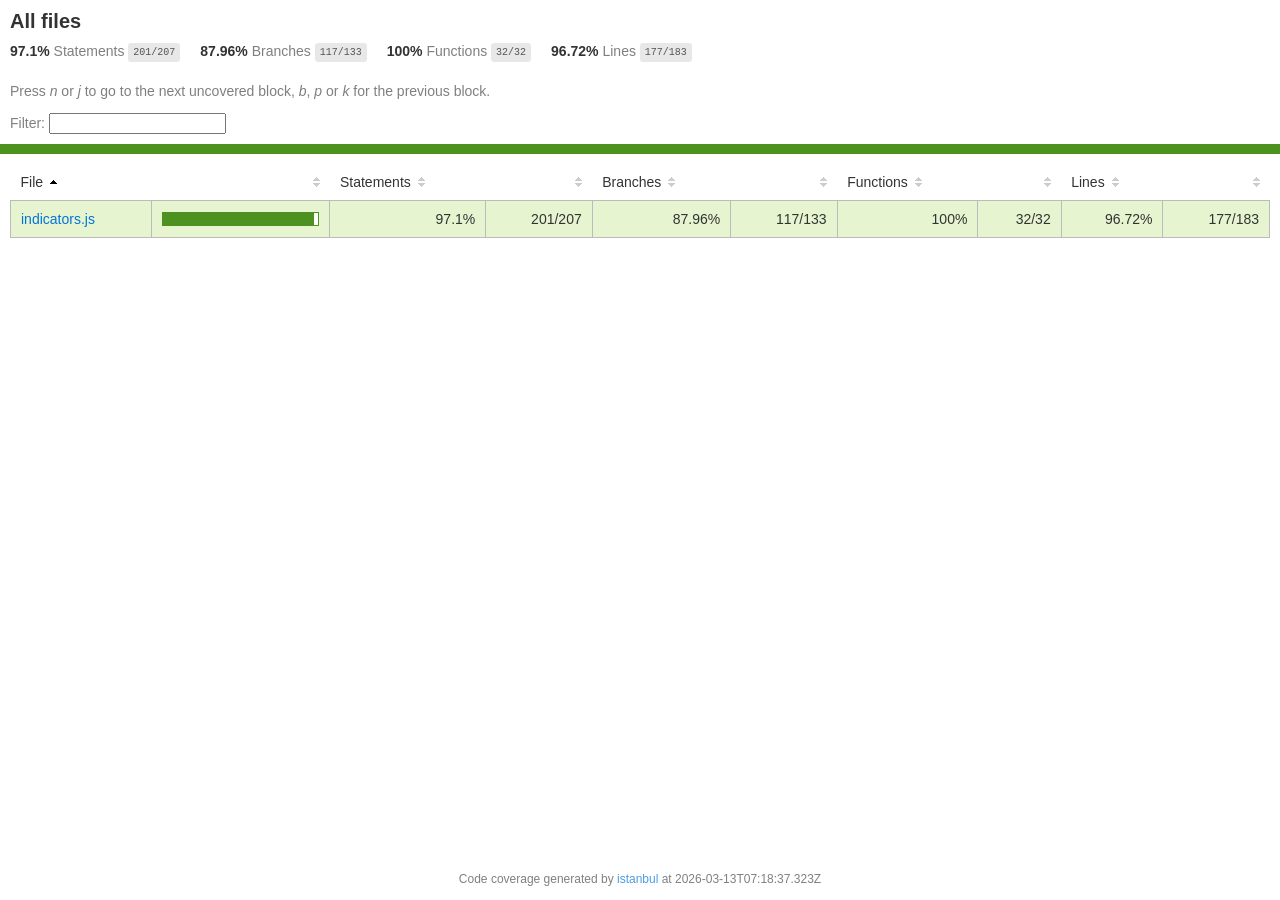
<file: coverage/lcov-report/index.html>
<!doctype html>
<html lang="en">

<head>
    <title>Code coverage report for All files</title>
    <meta charset="utf-8" />
    <link rel="stylesheet" href="prettify.css" />
    <link rel="stylesheet" href="base.css" />
    <link rel="shortcut icon" type="image/x-icon" href="favicon.png" />
    <meta name="viewport" content="width=device-width, initial-scale=1" />
    <style type='text/css'>
        .coverage-summary .sorter {
            background-image: url(sort-arrow-sprite.png);
        }
    </style>
</head>
    
<body>
<div class='wrapper'>
    <div class='pad1'>
        <h1>All files</h1>
        <div class='clearfix'>
            
            <div class='fl pad1y space-right2'>
                <span class="strong">97.1% </span>
                <span class="quiet">Statements</span>
                <span class='fraction'>201/207</span>
            </div>
        
            
            <div class='fl pad1y space-right2'>
                <span class="strong">87.96% </span>
                <span class="quiet">Branches</span>
                <span class='fraction'>117/133</span>
            </div>
        
            
            <div class='fl pad1y space-right2'>
                <span class="strong">100% </span>
                <span class="quiet">Functions</span>
                <span class='fraction'>32/32</span>
            </div>
        
            
            <div class='fl pad1y space-right2'>
                <span class="strong">96.72% </span>
                <span class="quiet">Lines</span>
                <span class='fraction'>177/183</span>
            </div>
        
            
        </div>
        <p class="quiet">
            Press <em>n</em> or <em>j</em> to go to the next uncovered block, <em>b</em>, <em>p</em> or <em>k</em> for the previous block.
        </p>
        <template id="filterTemplate">
            <div class="quiet">
                Filter:
                <input type="search" id="fileSearch">
            </div>
        </template>
    </div>
    <div class='status-line high'></div>
    <div class="pad1">
<table class="coverage-summary">
<thead>
<tr>
   <th data-col="file" data-fmt="html" data-html="true" class="file">File</th>
   <th data-col="pic" data-type="number" data-fmt="html" data-html="true" class="pic"></th>
   <th data-col="statements" data-type="number" data-fmt="pct" class="pct">Statements</th>
   <th data-col="statements_raw" data-type="number" data-fmt="html" class="abs"></th>
   <th data-col="branches" data-type="number" data-fmt="pct" class="pct">Branches</th>
   <th data-col="branches_raw" data-type="number" data-fmt="html" class="abs"></th>
   <th data-col="functions" data-type="number" data-fmt="pct" class="pct">Functions</th>
   <th data-col="functions_raw" data-type="number" data-fmt="html" class="abs"></th>
   <th data-col="lines" data-type="number" data-fmt="pct" class="pct">Lines</th>
   <th data-col="lines_raw" data-type="number" data-fmt="html" class="abs"></th>
</tr>
</thead>
<tbody><tr>
	<td class="file high" data-value="indicators.js"><a href="indicators.js.html">indicators.js</a></td>
	<td data-value="97.1" class="pic high">
	<div class="chart"><div class="cover-fill" style="width: 97%"></div><div class="cover-empty" style="width: 3%"></div></div>
	</td>
	<td data-value="97.1" class="pct high">97.1%</td>
	<td data-value="207" class="abs high">201/207</td>
	<td data-value="87.96" class="pct high">87.96%</td>
	<td data-value="133" class="abs high">117/133</td>
	<td data-value="100" class="pct high">100%</td>
	<td data-value="32" class="abs high">32/32</td>
	<td data-value="96.72" class="pct high">96.72%</td>
	<td data-value="183" class="abs high">177/183</td>
	</tr>

</tbody>
</table>
</div>
                <div class='push'></div><!-- for sticky footer -->
            </div><!-- /wrapper -->
            <div class='footer quiet pad2 space-top1 center small'>
                Code coverage generated by
                <a href="https://istanbul.js.org/" target="_blank" rel="noopener noreferrer">istanbul</a>
                at 2026-03-13T07:18:37.323Z
            </div>
        <script src="prettify.js"></script>
        <script>
            window.onload = function () {
                prettyPrint();
            };
        </script>
        <script src="sorter.js"></script>
        <script src="block-navigation.js"></script>
    </body>
</html>
</file>
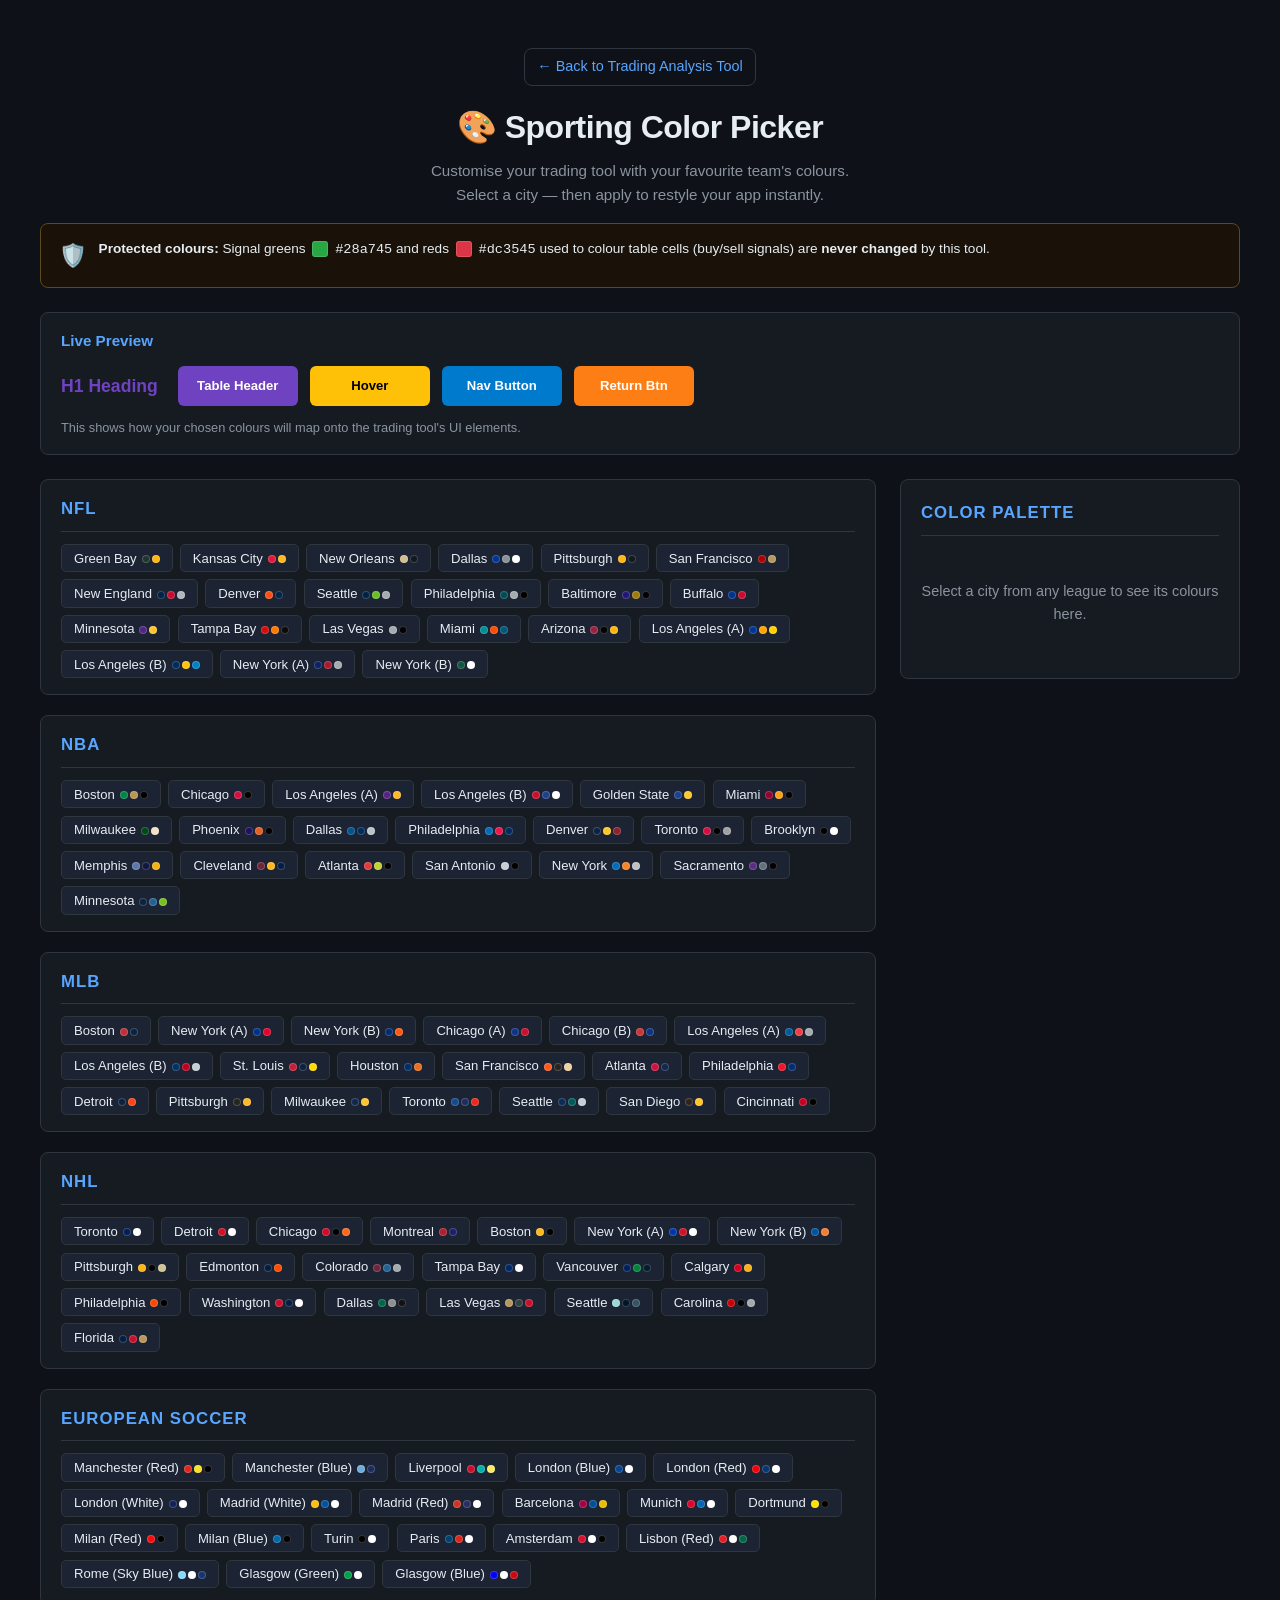
<file: sporting-color-picker.html>
<!DOCTYPE html>
<html lang="en">
<head>
<meta charset="UTF-8">
<meta name="viewport" content="width=device-width, initial-scale=1.0">
<title>Sporting Color Picker — Customise Your Trading Tool</title>
<style>
  *,*::before,*::after{box-sizing:border-box;margin:0;padding:0}

  :root{
    --bg:#0e1117;--surface:#161b22;--surface2:#1c2333;
    --border:#30363d;--text:#e6edf3;--text-muted:#8b949e;
    --accent:#58a6ff;--accent-hover:#79c0ff;
    --radius:8px;--transition:0.2s ease;
  }

  body{
    font-family:-apple-system,BlinkMacSystemFont,'Segoe UI',Roboto,Oxygen,sans-serif;
    background:var(--bg);color:var(--text);line-height:1.6;
    min-height:100vh;padding:1rem;
  }

  header{text-align:center;padding:2rem 0 1rem}
  header h1{font-size:2rem;letter-spacing:-.5px}
  header p{color:var(--text-muted);margin-top:.35rem;font-size:.95rem}

  /* ── Back-to-app link ── */
  .back-link{
    display:inline-flex;align-items:center;gap:.4rem;
    color:var(--accent);text-decoration:none;font-size:.9rem;
    margin-bottom:1rem;padding:.4rem .8rem;border:1px solid var(--border);
    border-radius:var(--radius);transition:all var(--transition);
  }
  .back-link:hover{background:var(--surface);border-color:var(--accent)}

  /* ── Live preview banner ── */
  .live-preview{
    background:var(--surface);border:1px solid var(--border);border-radius:var(--radius);
    padding:1rem 1.25rem;margin-bottom:1.5rem;
  }
  .live-preview h3{font-size:.95rem;color:var(--accent);margin-bottom:.75rem}
  .preview-row{display:flex;flex-wrap:wrap;gap:.75rem;align-items:center}
  .preview-block{
    border-radius:6px;padding:.6rem 1rem;font-size:.82rem;font-weight:600;
    transition:all .3s ease;min-width:120px;text-align:center;
  }
  .preview-heading{font-size:1.1rem;font-weight:700;margin-right:.5rem;transition:color .3s}
  .preview-th{color:#fff;font-size:.82rem}
  .preview-btn-hover{font-size:.82rem;color:#000}
  .preview-nav{font-size:.82rem;color:#fff}
  .preview-return{font-size:.82rem;color:#fff}
  .preview-note{color:var(--text-muted);font-size:.8rem;margin-top:.75rem}
  .preview-note code{background:var(--surface2);padding:1px 5px;border-radius:3px;font-size:.78rem}

  /* ── Protected colours info ── */
  .protected-info{
    background:#1a1208;border:1px solid #5c4a1e;border-radius:var(--radius);
    padding:.85rem 1.1rem;margin-bottom:1.5rem;font-size:.85rem;
    display:flex;align-items:flex-start;gap:.75rem;
  }
  .protected-info .icon{font-size:1.4rem;flex-shrink:0}
  .protected-swatch{
    display:inline-block;width:16px;height:16px;border-radius:3px;
    vertical-align:middle;margin:0 3px;border:1px solid rgba(255,255,255,.15);
  }

  .app{max-width:1200px;margin:0 auto;display:grid;grid-template-columns:1fr 340px;gap:1.5rem}

  /* ── League columns ── */
  .leagues{display:flex;flex-direction:column;gap:1.25rem}

  .league-section{
    background:var(--surface);border:1px solid var(--border);
    border-radius:var(--radius);padding:1rem 1.25rem;
  }
  .league-section h2{
    font-size:1.05rem;text-transform:uppercase;letter-spacing:1px;
    color:var(--accent);margin-bottom:.75rem;
    border-bottom:1px solid var(--border);padding-bottom:.5rem;
  }
  .city-grid{display:flex;flex-wrap:wrap;gap:.45rem}

  .city-btn{
    background:var(--surface2);border:1px solid var(--border);
    color:var(--text);padding:.35rem .75rem;border-radius:5px;
    cursor:pointer;font-size:.82rem;transition:background var(--transition),
    border-color var(--transition),transform var(--transition);
    user-select:none;
  }
  .city-btn:hover{background:#263040;border-color:var(--accent);transform:translateY(-1px)}
  .city-btn.active{
    background:var(--accent);color:#000;font-weight:600;
    border-color:var(--accent);
  }
  /* colour dots preview on city buttons */
  .city-dots{display:inline-flex;gap:2px;margin-left:5px;vertical-align:middle}
  .city-dot{width:8px;height:8px;border-radius:50%;display:inline-block;border:1px solid rgba(255,255,255,.2)}

  /* ── Palette sidebar ── */
  .palette-panel{
    position:sticky;top:1rem;align-self:start;
    background:var(--surface);border:1px solid var(--border);
    border-radius:var(--radius);padding:1.25rem;min-height:200px;
  }
  .palette-panel h2{
    font-size:1.05rem;text-transform:uppercase;letter-spacing:1px;
    color:var(--accent);margin-bottom:.75rem;
    border-bottom:1px solid var(--border);padding-bottom:.5rem;
  }

  .palette-empty{color:var(--text-muted);font-size:.9rem;text-align:center;padding:2rem 0}

  .selected-label{
    font-size:.95rem;font-weight:600;margin-bottom:1rem;
    text-align:center;
  }

  .swatch-list{display:flex;flex-direction:column;gap:.75rem}

  .swatch{
    display:flex;align-items:center;gap:.75rem;
    border-radius:var(--radius);overflow:hidden;
    border:1px solid var(--border);background:var(--surface2);
  }
  .swatch-color{
    width:72px;height:72px;flex-shrink:0;
    display:flex;align-items:center;justify-content:center;
  }
  .swatch-info{flex:1;padding:.5rem .75rem .5rem 0}
  .swatch-hex{font-family:'Consolas','Courier New',monospace;font-size:1rem;font-weight:600}
  .swatch-rgb{font-size:.78rem;color:var(--text-muted);margin-top:.15rem}
  .swatch-mapping{font-size:.75rem;color:#d2a8ff;margin-top:.25rem;font-style:italic}

  .copy-btn{
    background:var(--surface);border:1px solid var(--border);
    color:var(--text-muted);padding:.25rem .6rem;border-radius:4px;
    cursor:pointer;font-size:.75rem;margin-top:.35rem;
    transition:background var(--transition),color var(--transition);
  }
  .copy-btn:hover{background:var(--accent);color:#000}
  .copy-btn.copied{background:#238636;color:#fff;border-color:#238636}

  /* ── Preview strip ── */
  .preview-strip{
    display:flex;height:32px;border-radius:5px;overflow:hidden;
    margin-top:.5rem;border:1px solid var(--border);
  }
  .preview-strip div{flex:1;transition:background var(--transition)}

  /* ── Apply section ── */
  .apply-section{
    margin-top:1.25rem;padding-top:1rem;border-top:1px solid var(--border);
    display:flex;flex-direction:column;gap:.5rem;
  }
  .apply-btn{
    background:var(--accent);color:#000;font-weight:600;
    border:none;padding:.65rem;border-radius:5px;cursor:pointer;
    font-size:.88rem;transition:background var(--transition);
  }
  .apply-btn:hover{background:var(--accent-hover)}
  .apply-btn:disabled{opacity:.4;cursor:not-allowed}
  .apply-btn.applied{background:#238636;color:#fff}

  .reset-btn{
    background:transparent;border:1px solid var(--border);
    color:var(--text-muted);padding:.45rem;border-radius:5px;
    cursor:pointer;font-size:.82rem;transition:all var(--transition);
  }
  .reset-btn:hover{border-color:#da3633;color:#da3633}

  .copy-css-btn{
    background:#30363d;color:var(--text);font-weight:500;
    border:1px solid var(--border);padding:.55rem;border-radius:5px;
    cursor:pointer;font-size:.82rem;transition:all var(--transition);
  }
  .copy-css-btn:hover{background:#3d444d;border-color:var(--accent)}
  .copy-css-btn.copied{background:#238636;color:#fff;border-color:#238636}

  /* ── Responsive ── */
  @media(max-width:820px){
    .app{grid-template-columns:1fr}
    .palette-panel{position:static;order:-1}
  }
</style>
</head>
<body>

<header>
  <a href="index.html" class="back-link">&larr; Back to Trading Analysis Tool</a>
  <h1>&#127912; Sporting Color Picker</h1>
  <p>Customise your trading tool with your favourite team's colours.<br>Select a city &mdash; then apply to restyle your app instantly.</p>
</header>

<div style="max-width:1200px;margin:0 auto">

  <!-- Protected colours notice -->
  <div class="protected-info">
    <span class="icon">&#128737;&#65039;</span>
    <div>
      <strong>Protected colours:</strong>
      Signal greens <span class="protected-swatch" style="background:#28a745"></span> <code>#28a745</code>
      and reds <span class="protected-swatch" style="background:#dc3545"></span> <code>#dc3545</code>
      used to colour table cells (buy/sell signals) are <strong>never changed</strong> by this tool.
    </div>
  </div>

  <!-- Live preview -->
  <div class="live-preview" id="livePreview">
    <h3>Live Preview</h3>
    <div class="preview-row">
      <span class="preview-heading" id="prevHeading" style="color:#6f42c1">H1 Heading</span>
      <span class="preview-block preview-th" id="prevTh" style="background:#6f42c1">Table Header</span>
      <span class="preview-block preview-btn-hover" id="prevHover" style="background:#ffc107">Hover</span>
      <span class="preview-block preview-nav" id="prevNav" style="background:#007acc">Nav Button</span>
      <span class="preview-block preview-return" id="prevReturn" style="background:#fd7e14">Return Btn</span>
    </div>
    <p class="preview-note">This shows how your chosen colours will map onto the trading tool's UI elements.</p>
  </div>

</div>

<div class="app">
  <div class="leagues" id="leagues"></div>

  <aside class="palette-panel">
    <h2>Color Palette</h2>
    <div id="palette">
      <p class="palette-empty">Select a city from any league to see its colours here.</p>
    </div>
  </aside>
</div>

<script>
// ════════════════════════════════════════════════════════════════
//  DEVELOPER CONSOLE GUIDANCE
// ════════════════════════════════════════════════════════════════
console.log('%c🎨 Sporting Color Picker — Developer Guide', 'font-size:16px;font-weight:bold;color:#58a6ff');
console.log('%c─────────────────────────────────────────────', 'color:#30363d');
console.log('%cThis tool generates CSS variable overrides for the trading analysis app.', 'color:#e6edf3');
console.log('');
console.log('%c📋 COLOUR MAPPING (team colours → UI elements):', 'font-weight:bold;color:#d2a8ff');
console.log('  Color 1 → --team-primary     → Headings (h1,h2), Table headers (th), Buttons');
console.log('  Color 2 → --team-secondary   → Button hover states, Active pre-select buttons');
console.log('  Color 3 → --team-accent      → Nav buttons (back-to-tools), Chart indicators');
console.log('');
console.log('%c🛡️ PROTECTED COLOURS (never overridden):', 'font-weight:bold;color:#f0883e');
console.log('  #28a745 / #218838 → Green signal cells  (.green-cell, .adxtr-cell-1)');
console.log('  #dc3545           → Red signal cells    (.red-cell, .adxtr-cell--1)');
console.log('  These are trading buy/sell indicators and must remain unchanged.');
console.log('');
console.log('%c🔧 HOW TO APPLY PERMANENTLY:', 'font-weight:bold;color:#3fb950');
console.log('  1. Pick a team → click "Apply to Trading Tool" → colours apply via localStorage');
console.log('  2. OR click "Copy CSS Variables" → paste into styles-testing.css :root {}');
console.log('  3. The CSS variable approach in styles-testing.css looks like:');
console.log('');
console.log('     :root {');
console.log('       --team-primary:   #6f42c1;   /* replaces purple headings & th */');
console.log('       --team-secondary: #ffc107;   /* replaces yellow hover states  */');
console.log('       --team-accent:    #007acc;   /* replaces blue nav buttons     */');
console.log('     }');
console.log('');
console.log('%c📁 FILES THAT USE THESE COLOURS:', 'font-weight:bold;color:#79c0ff');
console.log('  styles-testing.css  → All theme colours (#6f42c1, #ffc107, #007acc, #fd7e14)');
console.log('  index.html          → Inline styles on demo banner, chess promo (gradient colours)');
console.log('');
console.log('%c⚠️  Inline styles in index.html (banners) are NOT auto-overridden by CSS variables.', 'color:#f85149');
console.log('  To change those, edit the inline style="" attributes directly.');
console.log('%c─────────────────────────────────────────────', 'color:#30363d');


// ════════════════════════════════════════════════════════════════
//  DATA — city/region names only (no team names for legal safety)
// ════════════════════════════════════════════════════════════════
const leagueColors = {
  "NFL": {
    "Green Bay":       ["#203731","#FFB612"],
    "Kansas City":     ["#E31837","#FFB81C"],
    "New Orleans":     ["#D3BC8D","#101820"],
    "Dallas":          ["#003594","#869397","#FFFFFF"],
    "Pittsburgh":      ["#FFB612","#101820"],
    "San Francisco":   ["#AA0000","#B3995D"],
    "New England":     ["#002244","#C60C30","#B0B7BC"],
    "Denver":          ["#FB4F14","#002244"],
    "Seattle":         ["#002244","#69BE28","#A5ACAF"],
    "Philadelphia":    ["#004C54","#A5ACAF","#000000"],
    "Baltimore":       ["#241773","#9E7C0C","#000000"],
    "Buffalo":         ["#00338D","#C60C30"],
    "Minnesota":       ["#4F2683","#FFC62F"],
    "Tampa Bay":       ["#D50A0A","#FF7900","#0A0A08"],
    "Las Vegas":       ["#A5ACAF","#000000"],
    "Miami":           ["#008E97","#FC4C02","#005778"],
    "Arizona":         ["#97233F","#000000","#FFB612"],
    "Los Angeles (A)": ["#003594","#FFA300","#FFD100"],
    "Los Angeles (B)": ["#002A5E","#FFC20E","#0080C6"],
    "New York (A)":    ["#0B2265","#A71930","#A5ACAF"],
    "New York (B)":    ["#125740","#FFFFFF"]
  },
  "NBA": {
    "Boston":           ["#008348","#BA9653","#000000"],
    "Chicago":          ["#CE1141","#000000"],
    "Los Angeles (A)":  ["#552583","#FDB927"],
    "Los Angeles (B)":  ["#C8102E","#1D428A","#FFFFFF"],
    "Golden State":     ["#1D428A","#FFC72C"],
    "Miami":            ["#98002E","#F9A01B","#000000"],
    "Milwaukee":        ["#00471B","#EEE1C6"],
    "Phoenix":          ["#1D1160","#E56020","#000000"],
    "Dallas":           ["#00538C","#002B5E","#B8C4CA"],
    "Philadelphia":     ["#006BB6","#ED174C","#002B5C"],
    "Denver":           ["#0E2240","#FEC524","#8B2131"],
    "Toronto":          ["#CE1141","#000000","#A1A1A4"],
    "Brooklyn":         ["#000000","#FFFFFF"],
    "Memphis":          ["#5D76A9","#12173F","#F5B112"],
    "Cleveland":        ["#6F263D","#FFB81C","#041E42"],
    "Atlanta":          ["#E03A3E","#C1D32F","#000000"],
    "San Antonio":      ["#C4CED4","#000000"],
    "New York":         ["#006BB6","#F58426","#BEC0C2"],
    "Sacramento":       ["#5A2D81","#63727A","#000000"],
    "Minnesota":        ["#0C2340","#236192","#78BE20"]
  },
  "MLB": {
    "Boston":           ["#BD3039","#0C2340"],
    "New York (A)":     ["#003087","#E4002B"],
    "New York (B)":     ["#002D72","#FF5910"],
    "Chicago (A)":      ["#0E3386","#C8102E"],
    "Chicago (B)":      ["#CC3433","#0E3386"],
    "Los Angeles (A)":  ["#005A9C","#EF3E42","#A5ACAF"],
    "Los Angeles (B)":  ["#003263","#BA0021","#C4CED4"],
    "St. Louis":        ["#C41E3A","#0C2340","#FEDB00"],
    "Houston":          ["#002D62","#EB6E1F"],
    "San Francisco":    ["#FD5A1E","#27251F","#EFD19F"],
    "Atlanta":          ["#CE1141","#13274F"],
    "Philadelphia":     ["#E81828","#002D72"],
    "Detroit":          ["#0C2340","#FA4616"],
    "Pittsburgh":       ["#27251F","#FDB827"],
    "Milwaukee":        ["#12284B","#FFC52F"],
    "Toronto":          ["#134A8E","#1D2D5C","#E8291C"],
    "Seattle":          ["#0C2C56","#005C5C","#C4CED4"],
    "San Diego":        ["#2F241D","#FFC425"],
    "Cincinnati":       ["#C6011F","#000000"]
  },
  "NHL": {
    "Toronto":          ["#00205B","#FFFFFF"],
    "Detroit":          ["#CE1126","#FFFFFF"],
    "Chicago":          ["#CF0A2C","#000000","#FF671B"],
    "Montreal":         ["#AF1E2D","#192168"],
    "Boston":           ["#FFB81C","#000000"],
    "New York (A)":     ["#0038A8","#CE1126","#FFFFFF"],
    "New York (B)":     ["#00539B","#F47D30"],
    "Pittsburgh":       ["#FCB514","#000000","#CFC493"],
    "Edmonton":         ["#041E42","#FF4C00"],
    "Colorado":         ["#6F263D","#236192","#A2AAAD"],
    "Tampa Bay":        ["#002868","#FFFFFF"],
    "Vancouver":        ["#00205B","#00843D","#041C2C"],
    "Calgary":          ["#D2001C","#FAAF19"],
    "Philadelphia":     ["#F74902","#000000"],
    "Washington":       ["#C8102E","#041E42","#FFFFFF"],
    "Dallas":           ["#006847","#8F8F8C","#111111"],
    "Las Vegas":        ["#B4975A","#333F42","#C8102E"],
    "Seattle":          ["#99D9D9","#001628","#355464"],
    "Carolina":         ["#CC0000","#000000","#A2AAAD"],
    "Florida":          ["#041E42","#C8102E","#B9975B"]
  },
  "European Soccer": {
    "Manchester (Red)":     ["#DA291C","#FBE122","#000000"],
    "Manchester (Blue)":    ["#6CABDD","#1C2C5B"],
    "Liverpool":            ["#C8102E","#00B2A9","#F6EB61"],
    "London (Blue)":        ["#034694","#FFFFFF"],
    "London (Red)":         ["#EF0107","#063672","#FFFFFF"],
    "London (White)":       ["#132257","#FFFFFF"],
    "Madrid (White)":       ["#FEBE10","#00529F","#FFFFFF"],
    "Madrid (Red)":         ["#CB3524","#272E61","#FFFFFF"],
    "Barcelona":            ["#A50044","#004D98","#EDBB00"],
    "Munich":               ["#DC052D","#0066B2","#FFFFFF"],
    "Dortmund":             ["#FDE100","#000000"],
    "Milan (Red)":          ["#FB090B","#000000"],
    "Milan (Blue)":         ["#0068A8","#000000"],
    "Turin":                ["#000000","#FFFFFF"],
    "Paris":                ["#004170","#DA291C","#FFFFFF"],
    "Amsterdam":            ["#D2122E","#FFFFFF","#000000"],
    "Lisbon (Red)":         ["#E31F26","#FFFFFF","#006847"],
    "Rome (Sky Blue)":      ["#87D8F7","#FFFFFF","#15366E"],
    "Glasgow (Green)":      ["#009E49","#FFFFFF"],
    "Glasgow (Blue)":       ["#0000FF","#FFFFFF","#C80815"]
  }
};


// ════════════════════════════════════════════════════════════════
//  COLOUR ROLE MAPPING
//  Developer note:
//    Color[0] → primary brand (headings, th, buttons)
//    Color[1] → secondary / hover accent
//    Color[2] → nav / tertiary accent (falls back to [1] or [0])
// ════════════════════════════════════════════════════════════════
const COLOR_ROLES = [
  {
    key: 'primary',
    label: 'Primary — Headings, Table Headers, Buttons',
    cssVar: '--team-primary',
    replaces: '#6f42c1 (purple)',
    targets: 'h1, h2 color · th background · .section button bg · .full-width-button bg · .pre-select bg'
  },
  {
    key: 'secondary',
    label: 'Secondary — Hover States',
    cssVar: '--team-secondary',
    replaces: '#ffc107 (yellow)',
    targets: '.section button:hover bg · .full-width-button:hover bg · .pre-select:hover bg'
  },
  {
    key: 'accent',
    label: 'Accent — Navigation Buttons',
    cssVar: '--team-accent',
    replaces: '#007acc (blue)',
    targets: '.back-to-tools-btn bg · chart indicator colours'
  }
];


// ════════════════════════════════════════════════════════════════
//  DOM REFERENCES
// ════════════════════════════════════════════════════════════════
const leaguesEl = document.getElementById('leagues');
const paletteEl = document.getElementById('palette');

// ════════════════════════════════════════════════════════════════
//  BUILD LEAGUE UI
// ════════════════════════════════════════════════════════════════
function buildLeagues() {
  for (const [league, cities] of Object.entries(leagueColors)) {
    const section = document.createElement('section');
    section.className = 'league-section';

    const heading = document.createElement('h2');
    heading.textContent = league;
    section.appendChild(heading);

    const grid = document.createElement('div');
    grid.className = 'city-grid';

    for (const [city, colors] of Object.entries(cities)) {
      const btn = document.createElement('button');
      btn.className = 'city-btn';
      btn.dataset.league = league;
      btn.dataset.city = city;

      // City name text
      const nameSpan = document.createElement('span');
      nameSpan.textContent = city;
      btn.appendChild(nameSpan);

      // Colour dots preview
      const dots = document.createElement('span');
      dots.className = 'city-dots';
      colors.forEach(c => {
        const dot = document.createElement('span');
        dot.className = 'city-dot';
        dot.style.background = c;
        dots.appendChild(dot);
      });
      btn.appendChild(dots);

      grid.appendChild(btn);
    }

    section.appendChild(grid);
    leaguesEl.appendChild(section);
  }
}

// ════════════════════════════════════════════════════════════════
//  HELPERS
// ════════════════════════════════════════════════════════════════
function hexToRgb(hex) {
  const h = hex.replace('#','');
  const r = parseInt(h.substring(0,2),16);
  const g = parseInt(h.substring(2,4),16);
  const b = parseInt(h.substring(4,6),16);
  return 'rgb(' + r + ', ' + g + ', ' + b + ')';
}

function luminance(hex) {
  const h = hex.replace('#','');
  const r = parseInt(h.substring(0,2),16)/255;
  const g = parseInt(h.substring(2,4),16)/255;
  const b = parseInt(h.substring(4,6),16)/255;
  return 0.2126*r + 0.7152*g + 0.0722*b;
}

function darkenHex(hex, percent) {
  const h = hex.replace('#','');
  let r = parseInt(h.substring(0,2),16);
  let g = parseInt(h.substring(2,4),16);
  let b = parseInt(h.substring(4,6),16);
  r = Math.max(0, Math.round(r * (1 - percent/100)));
  g = Math.max(0, Math.round(g * (1 - percent/100)));
  b = Math.max(0, Math.round(b * (1 - percent/100)));
  return '#' + [r,g,b].map(function(v){ return v.toString(16).padStart(2,'0'); }).join('');
}

// ════════════════════════════════════════════════════════════════
//  LIVE PREVIEW UPDATE
// ════════════════════════════════════════════════════════════════
function updateLivePreview(colors) {
  var primary   = colors[0];
  var secondary = colors[1] || colors[0];
  var accent    = colors[2] || colors[1] || colors[0];

  document.getElementById('prevHeading').style.color = primary;
  document.getElementById('prevTh').style.background = primary;
  document.getElementById('prevTh').style.color = luminance(primary) > 0.5 ? '#000' : '#fff';
  document.getElementById('prevHover').style.background = secondary;
  document.getElementById('prevHover').style.color = luminance(secondary) > 0.5 ? '#000' : '#fff';
  document.getElementById('prevNav').style.background = accent;
  document.getElementById('prevNav').style.color = luminance(accent) > 0.5 ? '#000' : '#fff';

  var returnCol = colors.length >= 3 ? darkenHex(accent, 15) : darkenHex(primary, 10);
  document.getElementById('prevReturn').style.background = returnCol;
  document.getElementById('prevReturn').style.color = luminance(returnCol) > 0.5 ? '#000' : '#fff';
}

// ════════════════════════════════════════════════════════════════
//  SHOW PALETTE
// ════════════════════════════════════════════════════════════════
function showPalette(league, city) {
  var colors = leagueColors[league][city];
  if (!colors) return;

  updateLivePreview(colors);

  paletteEl.innerHTML = '';

  // Label
  var label = document.createElement('p');
  label.className = 'selected-label';
  label.textContent = city + ' \u2014 ' + league;
  paletteEl.appendChild(label);

  // Preview strip
  var strip = document.createElement('div');
  strip.className = 'preview-strip';
  colors.forEach(function(c) {
    var d = document.createElement('div');
    d.style.background = c;
    strip.appendChild(d);
  });
  paletteEl.appendChild(strip);

  // Swatches
  var list = document.createElement('div');
  list.className = 'swatch-list';
  list.style.marginTop = '1rem';

  colors.forEach(function(hex, idx) {
    var swatch = document.createElement('div');
    swatch.className = 'swatch';

    var colorBlock = document.createElement('div');
    colorBlock.className = 'swatch-color';
    colorBlock.style.background = hex;
    var inner = document.createElement('span');
    inner.style.color = luminance(hex) > 0.5 ? '#000' : '#fff';
    inner.style.fontSize = '.7rem';
    inner.style.fontWeight = '600';
    inner.style.fontFamily = 'Consolas, monospace';
    inner.textContent = hex;
    colorBlock.appendChild(inner);

    var info = document.createElement('div');
    info.className = 'swatch-info';

    var hexLabel = document.createElement('div');
    hexLabel.className = 'swatch-hex';
    hexLabel.textContent = hex;

    var rgbLabel = document.createElement('div');
    rgbLabel.className = 'swatch-rgb';
    rgbLabel.textContent = hexToRgb(hex);

    info.appendChild(hexLabel);
    info.appendChild(rgbLabel);

    // Show mapping role
    var role = COLOR_ROLES[idx];
    if (role) {
      var roleLabel = document.createElement('div');
      roleLabel.className = 'swatch-mapping';
      roleLabel.textContent = '\u2192 ' + role.label;
      info.appendChild(roleLabel);
    }

    var copyBtn = document.createElement('button');
    copyBtn.className = 'copy-btn';
    copyBtn.textContent = 'Copy HEX';
    copyBtn.addEventListener('click', function() { copyToClipboard(hex, copyBtn); });
    info.appendChild(copyBtn);

    swatch.appendChild(colorBlock);
    swatch.appendChild(info);
    list.appendChild(swatch);
  });

  paletteEl.appendChild(list);

  // ── Action buttons ──
  var applySection = document.createElement('div');
  applySection.className = 'apply-section';

  // Apply to trading tool (localStorage-based)
  var applyBtn = document.createElement('button');
  applyBtn.className = 'apply-btn';
  applyBtn.textContent = '\uD83C\uDFA8 Apply to Trading Tool';
  applyBtn.addEventListener('click', function() {
    var theme = {
      city: city,
      league: league,
      primary:   colors[0],
      secondary: colors[1] || colors[0],
      accent:    colors[2] || colors[1] || colors[0]
    };
    localStorage.setItem('trading-team-theme', JSON.stringify(theme));

    // Developer console guidance
    console.log('%c\u2705 Theme applied and saved to localStorage', 'color:#3fb950;font-weight:bold');
    console.log('%c   Key: "trading-team-theme"', 'color:#8b949e');
    console.log('   Value:', theme);
    console.log('%c   The trading tool (index.html) reads this on load and applies CSS overrides.', 'color:#8b949e');
    console.log('%c   To remove: localStorage.removeItem("trading-team-theme")', 'color:#f0883e');

    applyBtn.textContent = '\u2705 Applied! Open Trading Tool to see it.';
    applyBtn.classList.add('applied');
    setTimeout(function() {
      applyBtn.textContent = '\uD83C\uDFA8 Apply to Trading Tool';
      applyBtn.classList.remove('applied');
    }, 3000);
  });

  // Copy CSS variables
  var copyCssBtn = document.createElement('button');
  copyCssBtn.className = 'copy-css-btn';
  copyCssBtn.textContent = '\uD83D\uDCCB Copy CSS Variables';
  copyCssBtn.addEventListener('click', function() {
    var primary   = colors[0];
    var secondary = colors[1] || colors[0];
    var accent    = colors[2] || colors[1] || colors[0];
    var css = [
      '/* Sporting Color Picker \u2014 ' + city + ' (' + league + ') */',
      '/* Paste into styles-testing.css or a <style> tag after the stylesheet link. */',
      '/* PROTECTED: #28a745 (green) and #dc3545 (red) signal cells are unchanged. */',
      ':root {',
      '  --team-primary:        ' + primary + ';    /* Headings, table headers, buttons (replaces #6f42c1) */',
      '  --team-secondary:      ' + secondary + ';  /* Hover states (replaces #ffc107) */',
      '  --team-accent:         ' + accent + ';     /* Nav buttons (replaces #007acc) */',
      '  --team-primary-dark:   ' + darkenHex(primary, 15) + ';   /* Darker variant for press/active */',
      '  --team-secondary-dark: ' + darkenHex(secondary, 15) + '; /* Darker hover variant */',
      '  --team-accent-dark:    ' + darkenHex(accent, 15) + ';    /* Darker nav hover */',
      '}'
    ].join('\n');

    copyToClipboard(css, copyCssBtn, 'Copied CSS!', '\uD83D\uDCCB Copy CSS Variables');

    console.log('%c\uD83D\uDCCB CSS Variables copied to clipboard:', 'color:#79c0ff;font-weight:bold');
    console.log(css);
    console.log('%c\uD83D\uDCA1 Paste into styles-testing.css :root block or a <style> tag in index.html', 'color:#8b949e');
  });

  // Reset
  var resetBtn = document.createElement('button');
  resetBtn.className = 'reset-btn';
  resetBtn.textContent = '\uD83D\uDDD1\uFE0F Reset to Default Colours';
  resetBtn.addEventListener('click', function() {
    localStorage.removeItem('trading-team-theme');
    document.querySelectorAll('.city-btn.active').forEach(function(b) { b.classList.remove('active'); });
    paletteEl.innerHTML = '<p class="palette-empty">Select a city from any league to see its colours here.</p>';

    // Reset live preview to defaults
    document.getElementById('prevHeading').style.color = '#6f42c1';
    document.getElementById('prevTh').style.background = '#6f42c1';
    document.getElementById('prevTh').style.color = '#fff';
    document.getElementById('prevHover').style.background = '#ffc107';
    document.getElementById('prevHover').style.color = '#000';
    document.getElementById('prevNav').style.background = '#007acc';
    document.getElementById('prevNav').style.color = '#fff';
    document.getElementById('prevReturn').style.background = '#fd7e14';
    document.getElementById('prevReturn').style.color = '#fff';

    console.log('%c\uD83D\uDDD1\uFE0F Theme reset \u2014 localStorage cleared, default colours restored.', 'color:#f85149');
  });

  applySection.appendChild(applyBtn);
  applySection.appendChild(copyCssBtn);
  applySection.appendChild(resetBtn);
  paletteEl.appendChild(applySection);
}

// ════════════════════════════════════════════════════════════════
//  COPY TO CLIPBOARD
// ════════════════════════════════════════════════════════════════
function copyToClipboard(text, btn, successText, resetText) {
  var okLabel = successText || 'Copied!';
  var origLabel = resetText || 'Copy HEX';

  navigator.clipboard.writeText(text).then(function() {
    btn.textContent = okLabel;
    btn.classList.add('copied');
    setTimeout(function() { btn.textContent = origLabel; btn.classList.remove('copied'); }, 1500);
  }).catch(function() {
    var ta = document.createElement('textarea');
    ta.value = text; ta.style.position = 'fixed'; ta.style.opacity = '0';
    document.body.appendChild(ta); ta.select(); document.execCommand('copy');
    document.body.removeChild(ta);
    btn.textContent = okLabel;
    btn.classList.add('copied');
    setTimeout(function() { btn.textContent = origLabel; btn.classList.remove('copied'); }, 1500);
  });
}

// ════════════════════════════════════════════════════════════════
//  EVENT DELEGATION
// ════════════════════════════════════════════════════════════════
leaguesEl.addEventListener('click', function(e) {
  var btn = e.target.closest('.city-btn');
  if (!btn) return;
  document.querySelectorAll('.city-btn.active').forEach(function(b) { b.classList.remove('active'); });
  btn.classList.add('active');
  showPalette(btn.dataset.league, btn.dataset.city);
});

// ════════════════════════════════════════════════════════════════
//  ON LOAD — restore active theme if one exists
// ════════════════════════════════════════════════════════════════
(function restoreTheme() {
  var saved = localStorage.getItem('trading-team-theme');
  if (saved) {
    try {
      var theme = JSON.parse(saved);
      console.log('%c\uD83C\uDFA8 Existing team theme found in localStorage:', 'color:#58a6ff', theme);
      updateLivePreview([theme.primary, theme.secondary, theme.accent]);
    } catch(e) { /* ignore corrupt data */ }
  }
})();

// ════════════════════════════════════════════════════════════════
//  INIT
// ════════════════════════════════════════════════════════════════
buildLeagues();
</script>
</body>
</html>
</file>
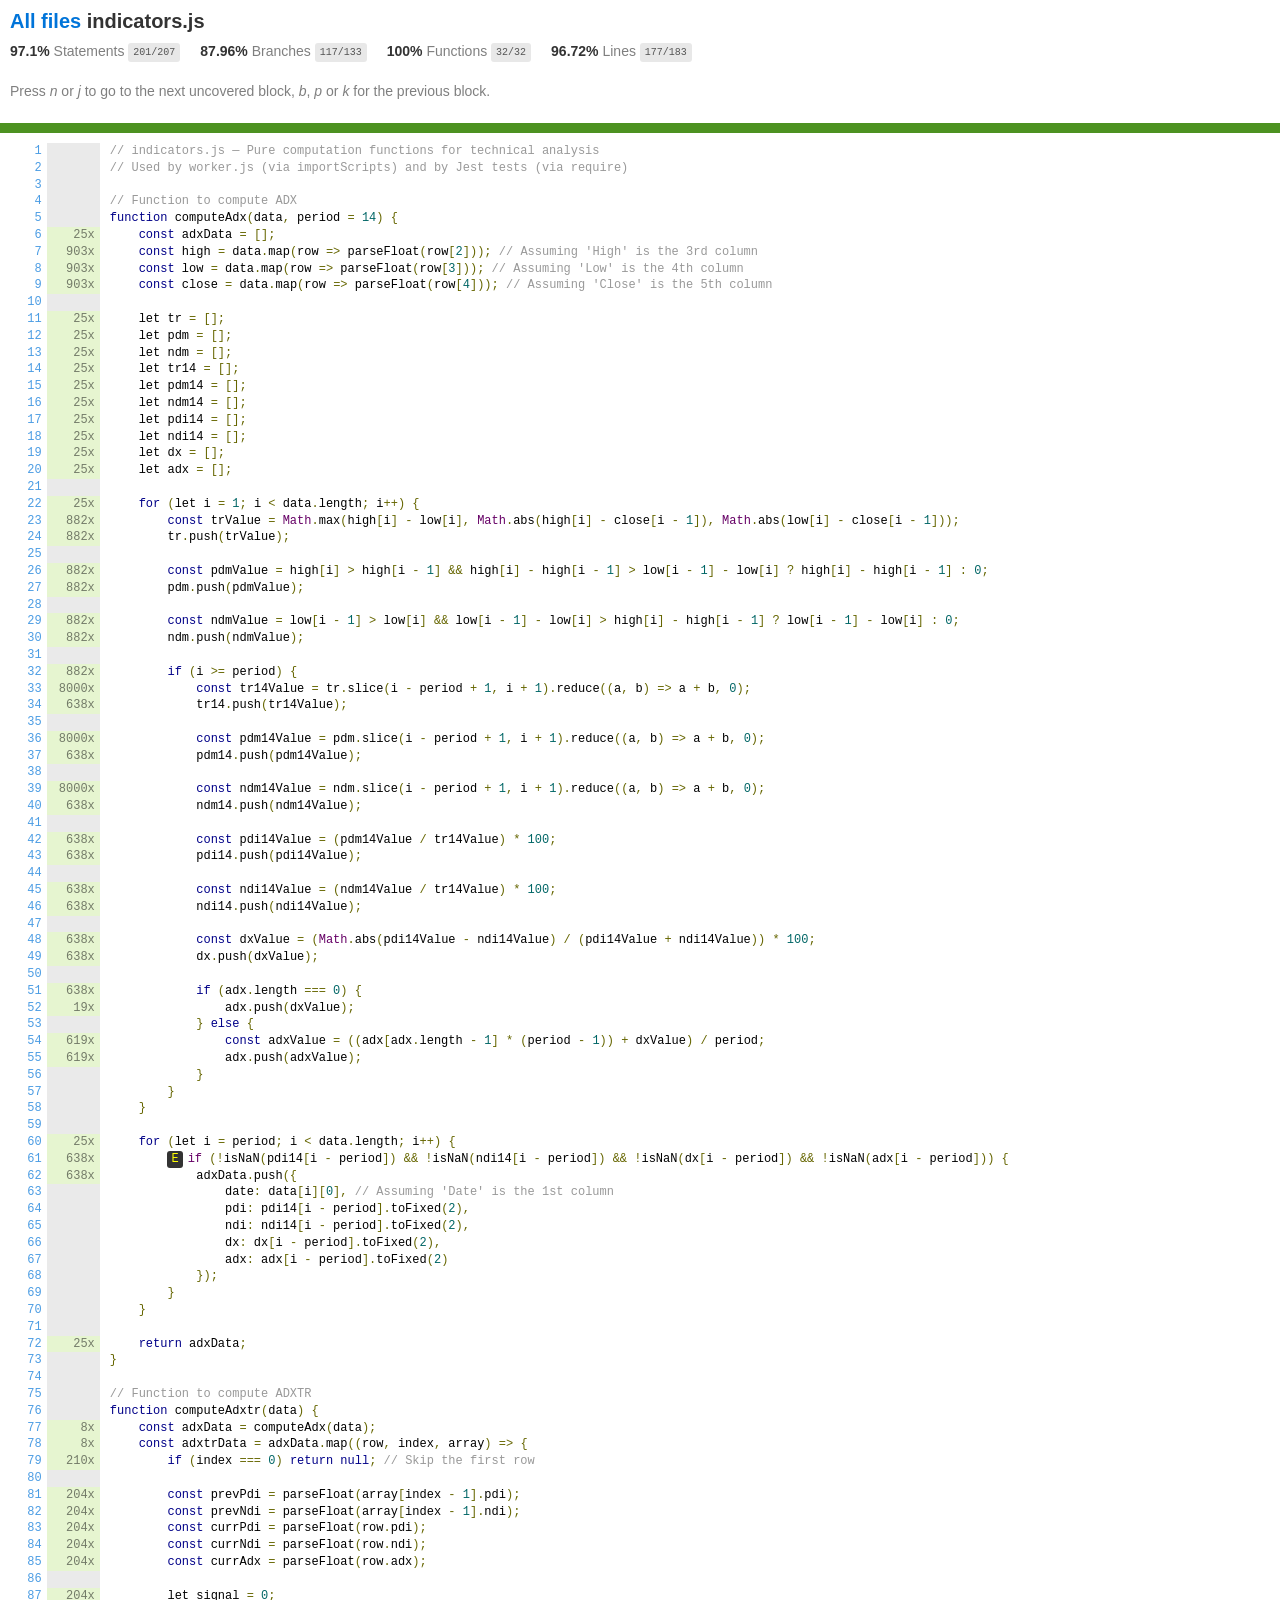
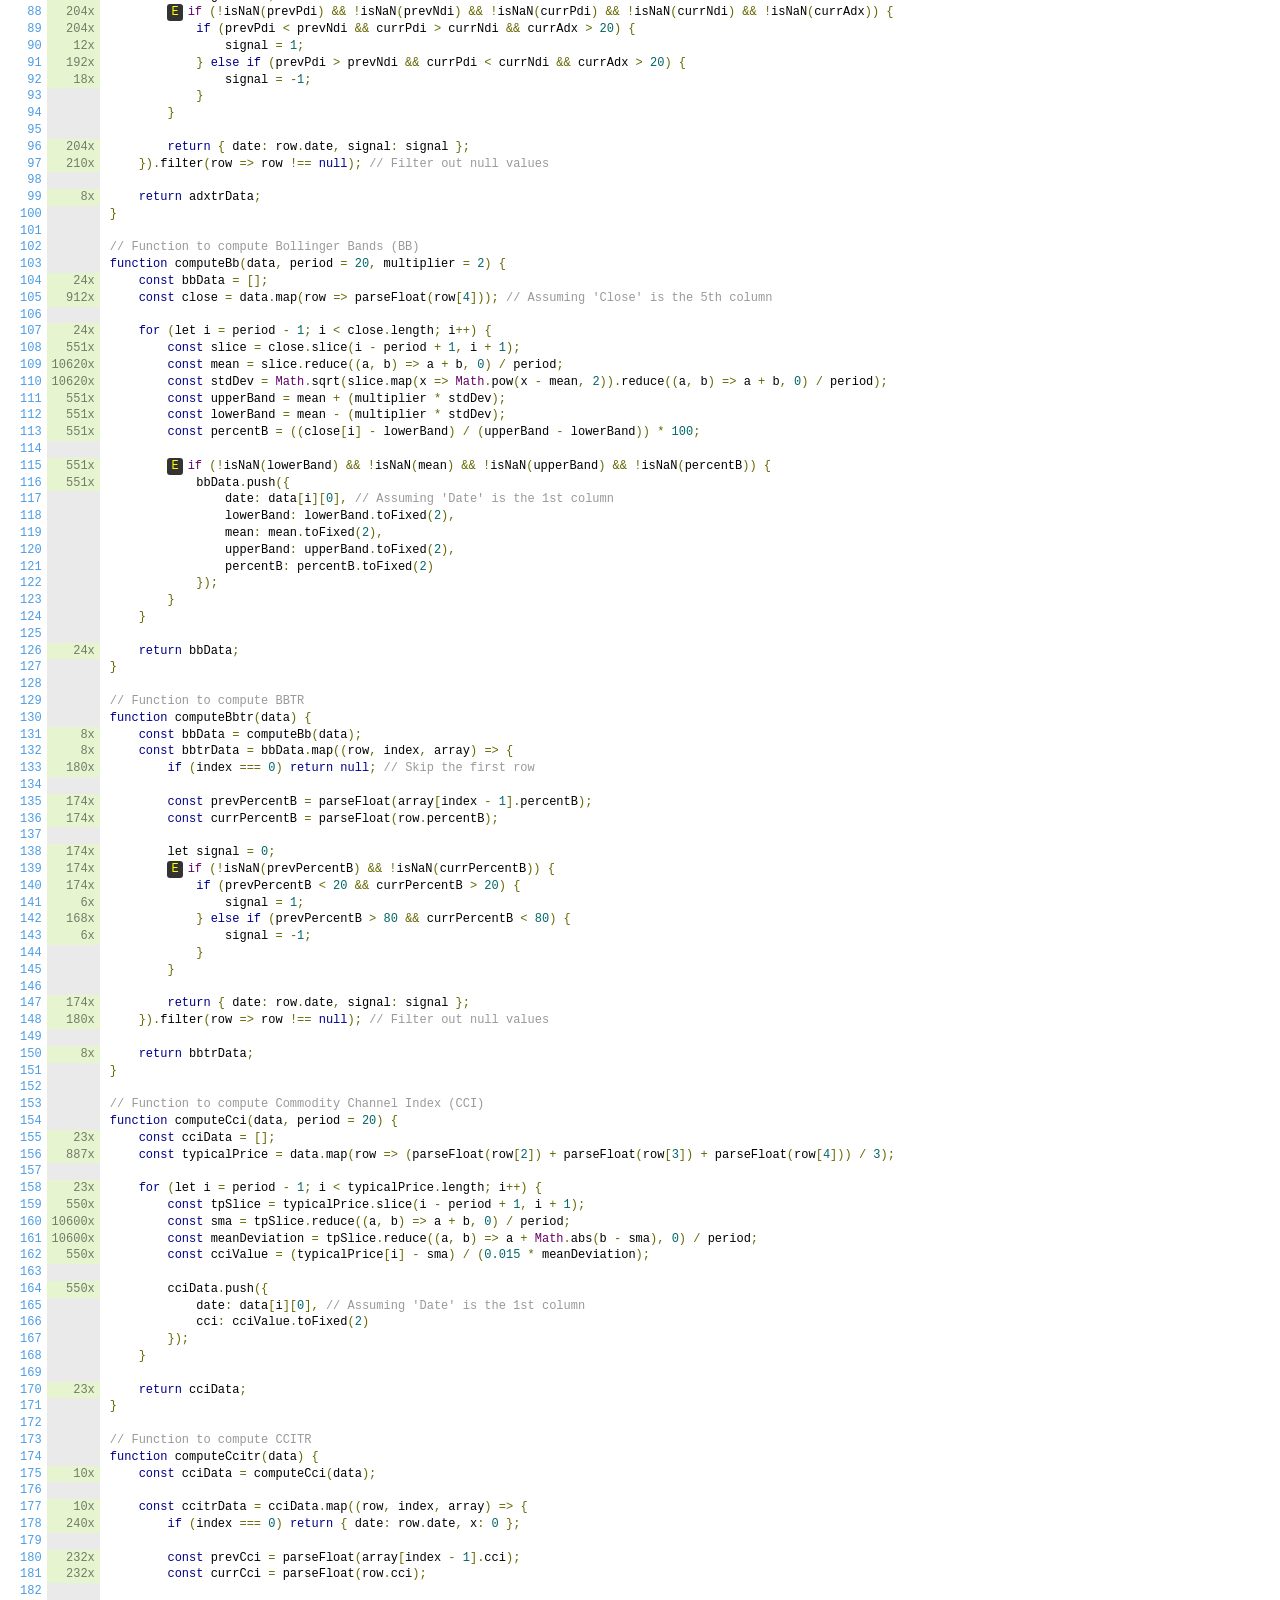
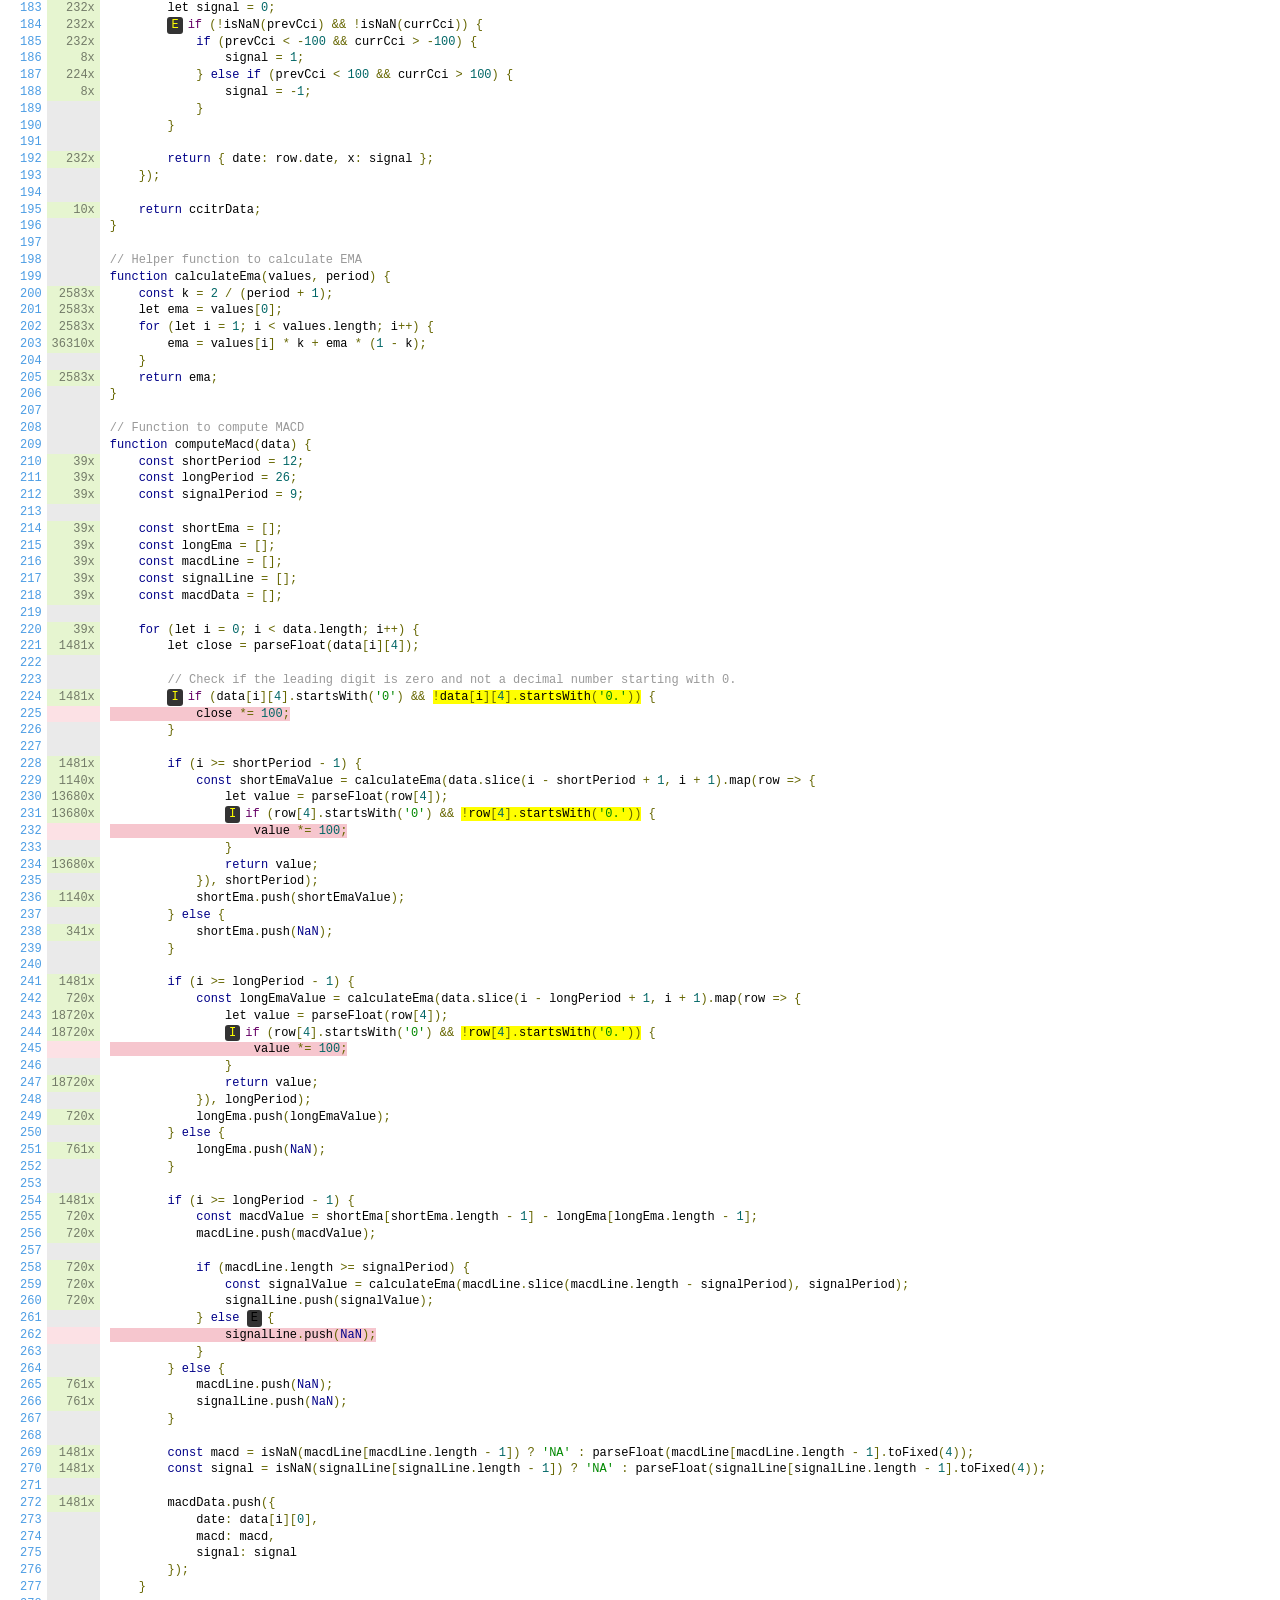
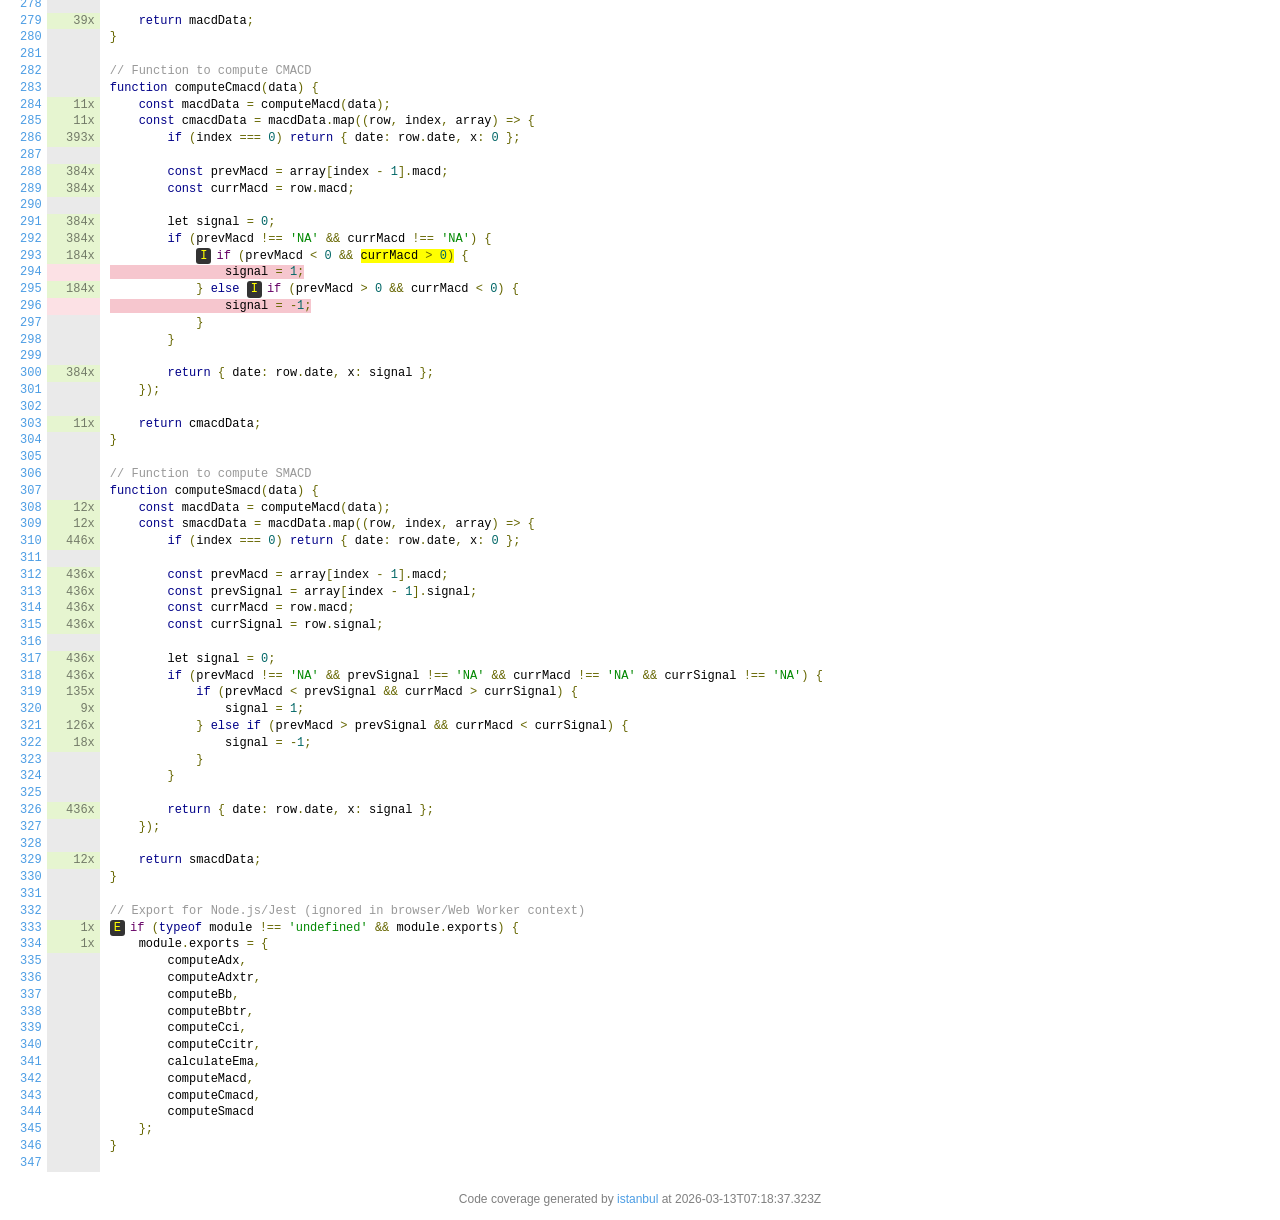
<file: coverage/lcov-report/indicators.js.html>
<!doctype html>
<html lang="en">

<head>
    <title>Code coverage report for indicators.js</title>
    <meta charset="utf-8" />
    <link rel="stylesheet" href="prettify.css" />
    <link rel="stylesheet" href="base.css" />
    <link rel="shortcut icon" type="image/x-icon" href="favicon.png" />
    <meta name="viewport" content="width=device-width, initial-scale=1" />
    <style type='text/css'>
        .coverage-summary .sorter {
            background-image: url(sort-arrow-sprite.png);
        }
    </style>
</head>
    
<body>
<div class='wrapper'>
    <div class='pad1'>
        <h1><a href="index.html">All files</a> indicators.js</h1>
        <div class='clearfix'>
            
            <div class='fl pad1y space-right2'>
                <span class="strong">97.1% </span>
                <span class="quiet">Statements</span>
                <span class='fraction'>201/207</span>
            </div>
        
            
            <div class='fl pad1y space-right2'>
                <span class="strong">87.96% </span>
                <span class="quiet">Branches</span>
                <span class='fraction'>117/133</span>
            </div>
        
            
            <div class='fl pad1y space-right2'>
                <span class="strong">100% </span>
                <span class="quiet">Functions</span>
                <span class='fraction'>32/32</span>
            </div>
        
            
            <div class='fl pad1y space-right2'>
                <span class="strong">96.72% </span>
                <span class="quiet">Lines</span>
                <span class='fraction'>177/183</span>
            </div>
        
            
        </div>
        <p class="quiet">
            Press <em>n</em> or <em>j</em> to go to the next uncovered block, <em>b</em>, <em>p</em> or <em>k</em> for the previous block.
        </p>
        <template id="filterTemplate">
            <div class="quiet">
                Filter:
                <input type="search" id="fileSearch">
            </div>
        </template>
    </div>
    <div class='status-line high'></div>
    <pre><table class="coverage">
<tr><td class="line-count quiet"><a name='L1'></a><a href='#L1'>1</a>
<a name='L2'></a><a href='#L2'>2</a>
<a name='L3'></a><a href='#L3'>3</a>
<a name='L4'></a><a href='#L4'>4</a>
<a name='L5'></a><a href='#L5'>5</a>
<a name='L6'></a><a href='#L6'>6</a>
<a name='L7'></a><a href='#L7'>7</a>
<a name='L8'></a><a href='#L8'>8</a>
<a name='L9'></a><a href='#L9'>9</a>
<a name='L10'></a><a href='#L10'>10</a>
<a name='L11'></a><a href='#L11'>11</a>
<a name='L12'></a><a href='#L12'>12</a>
<a name='L13'></a><a href='#L13'>13</a>
<a name='L14'></a><a href='#L14'>14</a>
<a name='L15'></a><a href='#L15'>15</a>
<a name='L16'></a><a href='#L16'>16</a>
<a name='L17'></a><a href='#L17'>17</a>
<a name='L18'></a><a href='#L18'>18</a>
<a name='L19'></a><a href='#L19'>19</a>
<a name='L20'></a><a href='#L20'>20</a>
<a name='L21'></a><a href='#L21'>21</a>
<a name='L22'></a><a href='#L22'>22</a>
<a name='L23'></a><a href='#L23'>23</a>
<a name='L24'></a><a href='#L24'>24</a>
<a name='L25'></a><a href='#L25'>25</a>
<a name='L26'></a><a href='#L26'>26</a>
<a name='L27'></a><a href='#L27'>27</a>
<a name='L28'></a><a href='#L28'>28</a>
<a name='L29'></a><a href='#L29'>29</a>
<a name='L30'></a><a href='#L30'>30</a>
<a name='L31'></a><a href='#L31'>31</a>
<a name='L32'></a><a href='#L32'>32</a>
<a name='L33'></a><a href='#L33'>33</a>
<a name='L34'></a><a href='#L34'>34</a>
<a name='L35'></a><a href='#L35'>35</a>
<a name='L36'></a><a href='#L36'>36</a>
<a name='L37'></a><a href='#L37'>37</a>
<a name='L38'></a><a href='#L38'>38</a>
<a name='L39'></a><a href='#L39'>39</a>
<a name='L40'></a><a href='#L40'>40</a>
<a name='L41'></a><a href='#L41'>41</a>
<a name='L42'></a><a href='#L42'>42</a>
<a name='L43'></a><a href='#L43'>43</a>
<a name='L44'></a><a href='#L44'>44</a>
<a name='L45'></a><a href='#L45'>45</a>
<a name='L46'></a><a href='#L46'>46</a>
<a name='L47'></a><a href='#L47'>47</a>
<a name='L48'></a><a href='#L48'>48</a>
<a name='L49'></a><a href='#L49'>49</a>
<a name='L50'></a><a href='#L50'>50</a>
<a name='L51'></a><a href='#L51'>51</a>
<a name='L52'></a><a href='#L52'>52</a>
<a name='L53'></a><a href='#L53'>53</a>
<a name='L54'></a><a href='#L54'>54</a>
<a name='L55'></a><a href='#L55'>55</a>
<a name='L56'></a><a href='#L56'>56</a>
<a name='L57'></a><a href='#L57'>57</a>
<a name='L58'></a><a href='#L58'>58</a>
<a name='L59'></a><a href='#L59'>59</a>
<a name='L60'></a><a href='#L60'>60</a>
<a name='L61'></a><a href='#L61'>61</a>
<a name='L62'></a><a href='#L62'>62</a>
<a name='L63'></a><a href='#L63'>63</a>
<a name='L64'></a><a href='#L64'>64</a>
<a name='L65'></a><a href='#L65'>65</a>
<a name='L66'></a><a href='#L66'>66</a>
<a name='L67'></a><a href='#L67'>67</a>
<a name='L68'></a><a href='#L68'>68</a>
<a name='L69'></a><a href='#L69'>69</a>
<a name='L70'></a><a href='#L70'>70</a>
<a name='L71'></a><a href='#L71'>71</a>
<a name='L72'></a><a href='#L72'>72</a>
<a name='L73'></a><a href='#L73'>73</a>
<a name='L74'></a><a href='#L74'>74</a>
<a name='L75'></a><a href='#L75'>75</a>
<a name='L76'></a><a href='#L76'>76</a>
<a name='L77'></a><a href='#L77'>77</a>
<a name='L78'></a><a href='#L78'>78</a>
<a name='L79'></a><a href='#L79'>79</a>
<a name='L80'></a><a href='#L80'>80</a>
<a name='L81'></a><a href='#L81'>81</a>
<a name='L82'></a><a href='#L82'>82</a>
<a name='L83'></a><a href='#L83'>83</a>
<a name='L84'></a><a href='#L84'>84</a>
<a name='L85'></a><a href='#L85'>85</a>
<a name='L86'></a><a href='#L86'>86</a>
<a name='L87'></a><a href='#L87'>87</a>
<a name='L88'></a><a href='#L88'>88</a>
<a name='L89'></a><a href='#L89'>89</a>
<a name='L90'></a><a href='#L90'>90</a>
<a name='L91'></a><a href='#L91'>91</a>
<a name='L92'></a><a href='#L92'>92</a>
<a name='L93'></a><a href='#L93'>93</a>
<a name='L94'></a><a href='#L94'>94</a>
<a name='L95'></a><a href='#L95'>95</a>
<a name='L96'></a><a href='#L96'>96</a>
<a name='L97'></a><a href='#L97'>97</a>
<a name='L98'></a><a href='#L98'>98</a>
<a name='L99'></a><a href='#L99'>99</a>
<a name='L100'></a><a href='#L100'>100</a>
<a name='L101'></a><a href='#L101'>101</a>
<a name='L102'></a><a href='#L102'>102</a>
<a name='L103'></a><a href='#L103'>103</a>
<a name='L104'></a><a href='#L104'>104</a>
<a name='L105'></a><a href='#L105'>105</a>
<a name='L106'></a><a href='#L106'>106</a>
<a name='L107'></a><a href='#L107'>107</a>
<a name='L108'></a><a href='#L108'>108</a>
<a name='L109'></a><a href='#L109'>109</a>
<a name='L110'></a><a href='#L110'>110</a>
<a name='L111'></a><a href='#L111'>111</a>
<a name='L112'></a><a href='#L112'>112</a>
<a name='L113'></a><a href='#L113'>113</a>
<a name='L114'></a><a href='#L114'>114</a>
<a name='L115'></a><a href='#L115'>115</a>
<a name='L116'></a><a href='#L116'>116</a>
<a name='L117'></a><a href='#L117'>117</a>
<a name='L118'></a><a href='#L118'>118</a>
<a name='L119'></a><a href='#L119'>119</a>
<a name='L120'></a><a href='#L120'>120</a>
<a name='L121'></a><a href='#L121'>121</a>
<a name='L122'></a><a href='#L122'>122</a>
<a name='L123'></a><a href='#L123'>123</a>
<a name='L124'></a><a href='#L124'>124</a>
<a name='L125'></a><a href='#L125'>125</a>
<a name='L126'></a><a href='#L126'>126</a>
<a name='L127'></a><a href='#L127'>127</a>
<a name='L128'></a><a href='#L128'>128</a>
<a name='L129'></a><a href='#L129'>129</a>
<a name='L130'></a><a href='#L130'>130</a>
<a name='L131'></a><a href='#L131'>131</a>
<a name='L132'></a><a href='#L132'>132</a>
<a name='L133'></a><a href='#L133'>133</a>
<a name='L134'></a><a href='#L134'>134</a>
<a name='L135'></a><a href='#L135'>135</a>
<a name='L136'></a><a href='#L136'>136</a>
<a name='L137'></a><a href='#L137'>137</a>
<a name='L138'></a><a href='#L138'>138</a>
<a name='L139'></a><a href='#L139'>139</a>
<a name='L140'></a><a href='#L140'>140</a>
<a name='L141'></a><a href='#L141'>141</a>
<a name='L142'></a><a href='#L142'>142</a>
<a name='L143'></a><a href='#L143'>143</a>
<a name='L144'></a><a href='#L144'>144</a>
<a name='L145'></a><a href='#L145'>145</a>
<a name='L146'></a><a href='#L146'>146</a>
<a name='L147'></a><a href='#L147'>147</a>
<a name='L148'></a><a href='#L148'>148</a>
<a name='L149'></a><a href='#L149'>149</a>
<a name='L150'></a><a href='#L150'>150</a>
<a name='L151'></a><a href='#L151'>151</a>
<a name='L152'></a><a href='#L152'>152</a>
<a name='L153'></a><a href='#L153'>153</a>
<a name='L154'></a><a href='#L154'>154</a>
<a name='L155'></a><a href='#L155'>155</a>
<a name='L156'></a><a href='#L156'>156</a>
<a name='L157'></a><a href='#L157'>157</a>
<a name='L158'></a><a href='#L158'>158</a>
<a name='L159'></a><a href='#L159'>159</a>
<a name='L160'></a><a href='#L160'>160</a>
<a name='L161'></a><a href='#L161'>161</a>
<a name='L162'></a><a href='#L162'>162</a>
<a name='L163'></a><a href='#L163'>163</a>
<a name='L164'></a><a href='#L164'>164</a>
<a name='L165'></a><a href='#L165'>165</a>
<a name='L166'></a><a href='#L166'>166</a>
<a name='L167'></a><a href='#L167'>167</a>
<a name='L168'></a><a href='#L168'>168</a>
<a name='L169'></a><a href='#L169'>169</a>
<a name='L170'></a><a href='#L170'>170</a>
<a name='L171'></a><a href='#L171'>171</a>
<a name='L172'></a><a href='#L172'>172</a>
<a name='L173'></a><a href='#L173'>173</a>
<a name='L174'></a><a href='#L174'>174</a>
<a name='L175'></a><a href='#L175'>175</a>
<a name='L176'></a><a href='#L176'>176</a>
<a name='L177'></a><a href='#L177'>177</a>
<a name='L178'></a><a href='#L178'>178</a>
<a name='L179'></a><a href='#L179'>179</a>
<a name='L180'></a><a href='#L180'>180</a>
<a name='L181'></a><a href='#L181'>181</a>
<a name='L182'></a><a href='#L182'>182</a>
<a name='L183'></a><a href='#L183'>183</a>
<a name='L184'></a><a href='#L184'>184</a>
<a name='L185'></a><a href='#L185'>185</a>
<a name='L186'></a><a href='#L186'>186</a>
<a name='L187'></a><a href='#L187'>187</a>
<a name='L188'></a><a href='#L188'>188</a>
<a name='L189'></a><a href='#L189'>189</a>
<a name='L190'></a><a href='#L190'>190</a>
<a name='L191'></a><a href='#L191'>191</a>
<a name='L192'></a><a href='#L192'>192</a>
<a name='L193'></a><a href='#L193'>193</a>
<a name='L194'></a><a href='#L194'>194</a>
<a name='L195'></a><a href='#L195'>195</a>
<a name='L196'></a><a href='#L196'>196</a>
<a name='L197'></a><a href='#L197'>197</a>
<a name='L198'></a><a href='#L198'>198</a>
<a name='L199'></a><a href='#L199'>199</a>
<a name='L200'></a><a href='#L200'>200</a>
<a name='L201'></a><a href='#L201'>201</a>
<a name='L202'></a><a href='#L202'>202</a>
<a name='L203'></a><a href='#L203'>203</a>
<a name='L204'></a><a href='#L204'>204</a>
<a name='L205'></a><a href='#L205'>205</a>
<a name='L206'></a><a href='#L206'>206</a>
<a name='L207'></a><a href='#L207'>207</a>
<a name='L208'></a><a href='#L208'>208</a>
<a name='L209'></a><a href='#L209'>209</a>
<a name='L210'></a><a href='#L210'>210</a>
<a name='L211'></a><a href='#L211'>211</a>
<a name='L212'></a><a href='#L212'>212</a>
<a name='L213'></a><a href='#L213'>213</a>
<a name='L214'></a><a href='#L214'>214</a>
<a name='L215'></a><a href='#L215'>215</a>
<a name='L216'></a><a href='#L216'>216</a>
<a name='L217'></a><a href='#L217'>217</a>
<a name='L218'></a><a href='#L218'>218</a>
<a name='L219'></a><a href='#L219'>219</a>
<a name='L220'></a><a href='#L220'>220</a>
<a name='L221'></a><a href='#L221'>221</a>
<a name='L222'></a><a href='#L222'>222</a>
<a name='L223'></a><a href='#L223'>223</a>
<a name='L224'></a><a href='#L224'>224</a>
<a name='L225'></a><a href='#L225'>225</a>
<a name='L226'></a><a href='#L226'>226</a>
<a name='L227'></a><a href='#L227'>227</a>
<a name='L228'></a><a href='#L228'>228</a>
<a name='L229'></a><a href='#L229'>229</a>
<a name='L230'></a><a href='#L230'>230</a>
<a name='L231'></a><a href='#L231'>231</a>
<a name='L232'></a><a href='#L232'>232</a>
<a name='L233'></a><a href='#L233'>233</a>
<a name='L234'></a><a href='#L234'>234</a>
<a name='L235'></a><a href='#L235'>235</a>
<a name='L236'></a><a href='#L236'>236</a>
<a name='L237'></a><a href='#L237'>237</a>
<a name='L238'></a><a href='#L238'>238</a>
<a name='L239'></a><a href='#L239'>239</a>
<a name='L240'></a><a href='#L240'>240</a>
<a name='L241'></a><a href='#L241'>241</a>
<a name='L242'></a><a href='#L242'>242</a>
<a name='L243'></a><a href='#L243'>243</a>
<a name='L244'></a><a href='#L244'>244</a>
<a name='L245'></a><a href='#L245'>245</a>
<a name='L246'></a><a href='#L246'>246</a>
<a name='L247'></a><a href='#L247'>247</a>
<a name='L248'></a><a href='#L248'>248</a>
<a name='L249'></a><a href='#L249'>249</a>
<a name='L250'></a><a href='#L250'>250</a>
<a name='L251'></a><a href='#L251'>251</a>
<a name='L252'></a><a href='#L252'>252</a>
<a name='L253'></a><a href='#L253'>253</a>
<a name='L254'></a><a href='#L254'>254</a>
<a name='L255'></a><a href='#L255'>255</a>
<a name='L256'></a><a href='#L256'>256</a>
<a name='L257'></a><a href='#L257'>257</a>
<a name='L258'></a><a href='#L258'>258</a>
<a name='L259'></a><a href='#L259'>259</a>
<a name='L260'></a><a href='#L260'>260</a>
<a name='L261'></a><a href='#L261'>261</a>
<a name='L262'></a><a href='#L262'>262</a>
<a name='L263'></a><a href='#L263'>263</a>
<a name='L264'></a><a href='#L264'>264</a>
<a name='L265'></a><a href='#L265'>265</a>
<a name='L266'></a><a href='#L266'>266</a>
<a name='L267'></a><a href='#L267'>267</a>
<a name='L268'></a><a href='#L268'>268</a>
<a name='L269'></a><a href='#L269'>269</a>
<a name='L270'></a><a href='#L270'>270</a>
<a name='L271'></a><a href='#L271'>271</a>
<a name='L272'></a><a href='#L272'>272</a>
<a name='L273'></a><a href='#L273'>273</a>
<a name='L274'></a><a href='#L274'>274</a>
<a name='L275'></a><a href='#L275'>275</a>
<a name='L276'></a><a href='#L276'>276</a>
<a name='L277'></a><a href='#L277'>277</a>
<a name='L278'></a><a href='#L278'>278</a>
<a name='L279'></a><a href='#L279'>279</a>
<a name='L280'></a><a href='#L280'>280</a>
<a name='L281'></a><a href='#L281'>281</a>
<a name='L282'></a><a href='#L282'>282</a>
<a name='L283'></a><a href='#L283'>283</a>
<a name='L284'></a><a href='#L284'>284</a>
<a name='L285'></a><a href='#L285'>285</a>
<a name='L286'></a><a href='#L286'>286</a>
<a name='L287'></a><a href='#L287'>287</a>
<a name='L288'></a><a href='#L288'>288</a>
<a name='L289'></a><a href='#L289'>289</a>
<a name='L290'></a><a href='#L290'>290</a>
<a name='L291'></a><a href='#L291'>291</a>
<a name='L292'></a><a href='#L292'>292</a>
<a name='L293'></a><a href='#L293'>293</a>
<a name='L294'></a><a href='#L294'>294</a>
<a name='L295'></a><a href='#L295'>295</a>
<a name='L296'></a><a href='#L296'>296</a>
<a name='L297'></a><a href='#L297'>297</a>
<a name='L298'></a><a href='#L298'>298</a>
<a name='L299'></a><a href='#L299'>299</a>
<a name='L300'></a><a href='#L300'>300</a>
<a name='L301'></a><a href='#L301'>301</a>
<a name='L302'></a><a href='#L302'>302</a>
<a name='L303'></a><a href='#L303'>303</a>
<a name='L304'></a><a href='#L304'>304</a>
<a name='L305'></a><a href='#L305'>305</a>
<a name='L306'></a><a href='#L306'>306</a>
<a name='L307'></a><a href='#L307'>307</a>
<a name='L308'></a><a href='#L308'>308</a>
<a name='L309'></a><a href='#L309'>309</a>
<a name='L310'></a><a href='#L310'>310</a>
<a name='L311'></a><a href='#L311'>311</a>
<a name='L312'></a><a href='#L312'>312</a>
<a name='L313'></a><a href='#L313'>313</a>
<a name='L314'></a><a href='#L314'>314</a>
<a name='L315'></a><a href='#L315'>315</a>
<a name='L316'></a><a href='#L316'>316</a>
<a name='L317'></a><a href='#L317'>317</a>
<a name='L318'></a><a href='#L318'>318</a>
<a name='L319'></a><a href='#L319'>319</a>
<a name='L320'></a><a href='#L320'>320</a>
<a name='L321'></a><a href='#L321'>321</a>
<a name='L322'></a><a href='#L322'>322</a>
<a name='L323'></a><a href='#L323'>323</a>
<a name='L324'></a><a href='#L324'>324</a>
<a name='L325'></a><a href='#L325'>325</a>
<a name='L326'></a><a href='#L326'>326</a>
<a name='L327'></a><a href='#L327'>327</a>
<a name='L328'></a><a href='#L328'>328</a>
<a name='L329'></a><a href='#L329'>329</a>
<a name='L330'></a><a href='#L330'>330</a>
<a name='L331'></a><a href='#L331'>331</a>
<a name='L332'></a><a href='#L332'>332</a>
<a name='L333'></a><a href='#L333'>333</a>
<a name='L334'></a><a href='#L334'>334</a>
<a name='L335'></a><a href='#L335'>335</a>
<a name='L336'></a><a href='#L336'>336</a>
<a name='L337'></a><a href='#L337'>337</a>
<a name='L338'></a><a href='#L338'>338</a>
<a name='L339'></a><a href='#L339'>339</a>
<a name='L340'></a><a href='#L340'>340</a>
<a name='L341'></a><a href='#L341'>341</a>
<a name='L342'></a><a href='#L342'>342</a>
<a name='L343'></a><a href='#L343'>343</a>
<a name='L344'></a><a href='#L344'>344</a>
<a name='L345'></a><a href='#L345'>345</a>
<a name='L346'></a><a href='#L346'>346</a>
<a name='L347'></a><a href='#L347'>347</a></td><td class="line-coverage quiet"><span class="cline-any cline-neutral">&nbsp;</span>
<span class="cline-any cline-neutral">&nbsp;</span>
<span class="cline-any cline-neutral">&nbsp;</span>
<span class="cline-any cline-neutral">&nbsp;</span>
<span class="cline-any cline-neutral">&nbsp;</span>
<span class="cline-any cline-yes">25x</span>
<span class="cline-any cline-yes">903x</span>
<span class="cline-any cline-yes">903x</span>
<span class="cline-any cline-yes">903x</span>
<span class="cline-any cline-neutral">&nbsp;</span>
<span class="cline-any cline-yes">25x</span>
<span class="cline-any cline-yes">25x</span>
<span class="cline-any cline-yes">25x</span>
<span class="cline-any cline-yes">25x</span>
<span class="cline-any cline-yes">25x</span>
<span class="cline-any cline-yes">25x</span>
<span class="cline-any cline-yes">25x</span>
<span class="cline-any cline-yes">25x</span>
<span class="cline-any cline-yes">25x</span>
<span class="cline-any cline-yes">25x</span>
<span class="cline-any cline-neutral">&nbsp;</span>
<span class="cline-any cline-yes">25x</span>
<span class="cline-any cline-yes">882x</span>
<span class="cline-any cline-yes">882x</span>
<span class="cline-any cline-neutral">&nbsp;</span>
<span class="cline-any cline-yes">882x</span>
<span class="cline-any cline-yes">882x</span>
<span class="cline-any cline-neutral">&nbsp;</span>
<span class="cline-any cline-yes">882x</span>
<span class="cline-any cline-yes">882x</span>
<span class="cline-any cline-neutral">&nbsp;</span>
<span class="cline-any cline-yes">882x</span>
<span class="cline-any cline-yes">8000x</span>
<span class="cline-any cline-yes">638x</span>
<span class="cline-any cline-neutral">&nbsp;</span>
<span class="cline-any cline-yes">8000x</span>
<span class="cline-any cline-yes">638x</span>
<span class="cline-any cline-neutral">&nbsp;</span>
<span class="cline-any cline-yes">8000x</span>
<span class="cline-any cline-yes">638x</span>
<span class="cline-any cline-neutral">&nbsp;</span>
<span class="cline-any cline-yes">638x</span>
<span class="cline-any cline-yes">638x</span>
<span class="cline-any cline-neutral">&nbsp;</span>
<span class="cline-any cline-yes">638x</span>
<span class="cline-any cline-yes">638x</span>
<span class="cline-any cline-neutral">&nbsp;</span>
<span class="cline-any cline-yes">638x</span>
<span class="cline-any cline-yes">638x</span>
<span class="cline-any cline-neutral">&nbsp;</span>
<span class="cline-any cline-yes">638x</span>
<span class="cline-any cline-yes">19x</span>
<span class="cline-any cline-neutral">&nbsp;</span>
<span class="cline-any cline-yes">619x</span>
<span class="cline-any cline-yes">619x</span>
<span class="cline-any cline-neutral">&nbsp;</span>
<span class="cline-any cline-neutral">&nbsp;</span>
<span class="cline-any cline-neutral">&nbsp;</span>
<span class="cline-any cline-neutral">&nbsp;</span>
<span class="cline-any cline-yes">25x</span>
<span class="cline-any cline-yes">638x</span>
<span class="cline-any cline-yes">638x</span>
<span class="cline-any cline-neutral">&nbsp;</span>
<span class="cline-any cline-neutral">&nbsp;</span>
<span class="cline-any cline-neutral">&nbsp;</span>
<span class="cline-any cline-neutral">&nbsp;</span>
<span class="cline-any cline-neutral">&nbsp;</span>
<span class="cline-any cline-neutral">&nbsp;</span>
<span class="cline-any cline-neutral">&nbsp;</span>
<span class="cline-any cline-neutral">&nbsp;</span>
<span class="cline-any cline-neutral">&nbsp;</span>
<span class="cline-any cline-yes">25x</span>
<span class="cline-any cline-neutral">&nbsp;</span>
<span class="cline-any cline-neutral">&nbsp;</span>
<span class="cline-any cline-neutral">&nbsp;</span>
<span class="cline-any cline-neutral">&nbsp;</span>
<span class="cline-any cline-yes">8x</span>
<span class="cline-any cline-yes">8x</span>
<span class="cline-any cline-yes">210x</span>
<span class="cline-any cline-neutral">&nbsp;</span>
<span class="cline-any cline-yes">204x</span>
<span class="cline-any cline-yes">204x</span>
<span class="cline-any cline-yes">204x</span>
<span class="cline-any cline-yes">204x</span>
<span class="cline-any cline-yes">204x</span>
<span class="cline-any cline-neutral">&nbsp;</span>
<span class="cline-any cline-yes">204x</span>
<span class="cline-any cline-yes">204x</span>
<span class="cline-any cline-yes">204x</span>
<span class="cline-any cline-yes">12x</span>
<span class="cline-any cline-yes">192x</span>
<span class="cline-any cline-yes">18x</span>
<span class="cline-any cline-neutral">&nbsp;</span>
<span class="cline-any cline-neutral">&nbsp;</span>
<span class="cline-any cline-neutral">&nbsp;</span>
<span class="cline-any cline-yes">204x</span>
<span class="cline-any cline-yes">210x</span>
<span class="cline-any cline-neutral">&nbsp;</span>
<span class="cline-any cline-yes">8x</span>
<span class="cline-any cline-neutral">&nbsp;</span>
<span class="cline-any cline-neutral">&nbsp;</span>
<span class="cline-any cline-neutral">&nbsp;</span>
<span class="cline-any cline-neutral">&nbsp;</span>
<span class="cline-any cline-yes">24x</span>
<span class="cline-any cline-yes">912x</span>
<span class="cline-any cline-neutral">&nbsp;</span>
<span class="cline-any cline-yes">24x</span>
<span class="cline-any cline-yes">551x</span>
<span class="cline-any cline-yes">10620x</span>
<span class="cline-any cline-yes">10620x</span>
<span class="cline-any cline-yes">551x</span>
<span class="cline-any cline-yes">551x</span>
<span class="cline-any cline-yes">551x</span>
<span class="cline-any cline-neutral">&nbsp;</span>
<span class="cline-any cline-yes">551x</span>
<span class="cline-any cline-yes">551x</span>
<span class="cline-any cline-neutral">&nbsp;</span>
<span class="cline-any cline-neutral">&nbsp;</span>
<span class="cline-any cline-neutral">&nbsp;</span>
<span class="cline-any cline-neutral">&nbsp;</span>
<span class="cline-any cline-neutral">&nbsp;</span>
<span class="cline-any cline-neutral">&nbsp;</span>
<span class="cline-any cline-neutral">&nbsp;</span>
<span class="cline-any cline-neutral">&nbsp;</span>
<span class="cline-any cline-neutral">&nbsp;</span>
<span class="cline-any cline-yes">24x</span>
<span class="cline-any cline-neutral">&nbsp;</span>
<span class="cline-any cline-neutral">&nbsp;</span>
<span class="cline-any cline-neutral">&nbsp;</span>
<span class="cline-any cline-neutral">&nbsp;</span>
<span class="cline-any cline-yes">8x</span>
<span class="cline-any cline-yes">8x</span>
<span class="cline-any cline-yes">180x</span>
<span class="cline-any cline-neutral">&nbsp;</span>
<span class="cline-any cline-yes">174x</span>
<span class="cline-any cline-yes">174x</span>
<span class="cline-any cline-neutral">&nbsp;</span>
<span class="cline-any cline-yes">174x</span>
<span class="cline-any cline-yes">174x</span>
<span class="cline-any cline-yes">174x</span>
<span class="cline-any cline-yes">6x</span>
<span class="cline-any cline-yes">168x</span>
<span class="cline-any cline-yes">6x</span>
<span class="cline-any cline-neutral">&nbsp;</span>
<span class="cline-any cline-neutral">&nbsp;</span>
<span class="cline-any cline-neutral">&nbsp;</span>
<span class="cline-any cline-yes">174x</span>
<span class="cline-any cline-yes">180x</span>
<span class="cline-any cline-neutral">&nbsp;</span>
<span class="cline-any cline-yes">8x</span>
<span class="cline-any cline-neutral">&nbsp;</span>
<span class="cline-any cline-neutral">&nbsp;</span>
<span class="cline-any cline-neutral">&nbsp;</span>
<span class="cline-any cline-neutral">&nbsp;</span>
<span class="cline-any cline-yes">23x</span>
<span class="cline-any cline-yes">887x</span>
<span class="cline-any cline-neutral">&nbsp;</span>
<span class="cline-any cline-yes">23x</span>
<span class="cline-any cline-yes">550x</span>
<span class="cline-any cline-yes">10600x</span>
<span class="cline-any cline-yes">10600x</span>
<span class="cline-any cline-yes">550x</span>
<span class="cline-any cline-neutral">&nbsp;</span>
<span class="cline-any cline-yes">550x</span>
<span class="cline-any cline-neutral">&nbsp;</span>
<span class="cline-any cline-neutral">&nbsp;</span>
<span class="cline-any cline-neutral">&nbsp;</span>
<span class="cline-any cline-neutral">&nbsp;</span>
<span class="cline-any cline-neutral">&nbsp;</span>
<span class="cline-any cline-yes">23x</span>
<span class="cline-any cline-neutral">&nbsp;</span>
<span class="cline-any cline-neutral">&nbsp;</span>
<span class="cline-any cline-neutral">&nbsp;</span>
<span class="cline-any cline-neutral">&nbsp;</span>
<span class="cline-any cline-yes">10x</span>
<span class="cline-any cline-neutral">&nbsp;</span>
<span class="cline-any cline-yes">10x</span>
<span class="cline-any cline-yes">240x</span>
<span class="cline-any cline-neutral">&nbsp;</span>
<span class="cline-any cline-yes">232x</span>
<span class="cline-any cline-yes">232x</span>
<span class="cline-any cline-neutral">&nbsp;</span>
<span class="cline-any cline-yes">232x</span>
<span class="cline-any cline-yes">232x</span>
<span class="cline-any cline-yes">232x</span>
<span class="cline-any cline-yes">8x</span>
<span class="cline-any cline-yes">224x</span>
<span class="cline-any cline-yes">8x</span>
<span class="cline-any cline-neutral">&nbsp;</span>
<span class="cline-any cline-neutral">&nbsp;</span>
<span class="cline-any cline-neutral">&nbsp;</span>
<span class="cline-any cline-yes">232x</span>
<span class="cline-any cline-neutral">&nbsp;</span>
<span class="cline-any cline-neutral">&nbsp;</span>
<span class="cline-any cline-yes">10x</span>
<span class="cline-any cline-neutral">&nbsp;</span>
<span class="cline-any cline-neutral">&nbsp;</span>
<span class="cline-any cline-neutral">&nbsp;</span>
<span class="cline-any cline-neutral">&nbsp;</span>
<span class="cline-any cline-yes">2583x</span>
<span class="cline-any cline-yes">2583x</span>
<span class="cline-any cline-yes">2583x</span>
<span class="cline-any cline-yes">36310x</span>
<span class="cline-any cline-neutral">&nbsp;</span>
<span class="cline-any cline-yes">2583x</span>
<span class="cline-any cline-neutral">&nbsp;</span>
<span class="cline-any cline-neutral">&nbsp;</span>
<span class="cline-any cline-neutral">&nbsp;</span>
<span class="cline-any cline-neutral">&nbsp;</span>
<span class="cline-any cline-yes">39x</span>
<span class="cline-any cline-yes">39x</span>
<span class="cline-any cline-yes">39x</span>
<span class="cline-any cline-neutral">&nbsp;</span>
<span class="cline-any cline-yes">39x</span>
<span class="cline-any cline-yes">39x</span>
<span class="cline-any cline-yes">39x</span>
<span class="cline-any cline-yes">39x</span>
<span class="cline-any cline-yes">39x</span>
<span class="cline-any cline-neutral">&nbsp;</span>
<span class="cline-any cline-yes">39x</span>
<span class="cline-any cline-yes">1481x</span>
<span class="cline-any cline-neutral">&nbsp;</span>
<span class="cline-any cline-neutral">&nbsp;</span>
<span class="cline-any cline-yes">1481x</span>
<span class="cline-any cline-no">&nbsp;</span>
<span class="cline-any cline-neutral">&nbsp;</span>
<span class="cline-any cline-neutral">&nbsp;</span>
<span class="cline-any cline-yes">1481x</span>
<span class="cline-any cline-yes">1140x</span>
<span class="cline-any cline-yes">13680x</span>
<span class="cline-any cline-yes">13680x</span>
<span class="cline-any cline-no">&nbsp;</span>
<span class="cline-any cline-neutral">&nbsp;</span>
<span class="cline-any cline-yes">13680x</span>
<span class="cline-any cline-neutral">&nbsp;</span>
<span class="cline-any cline-yes">1140x</span>
<span class="cline-any cline-neutral">&nbsp;</span>
<span class="cline-any cline-yes">341x</span>
<span class="cline-any cline-neutral">&nbsp;</span>
<span class="cline-any cline-neutral">&nbsp;</span>
<span class="cline-any cline-yes">1481x</span>
<span class="cline-any cline-yes">720x</span>
<span class="cline-any cline-yes">18720x</span>
<span class="cline-any cline-yes">18720x</span>
<span class="cline-any cline-no">&nbsp;</span>
<span class="cline-any cline-neutral">&nbsp;</span>
<span class="cline-any cline-yes">18720x</span>
<span class="cline-any cline-neutral">&nbsp;</span>
<span class="cline-any cline-yes">720x</span>
<span class="cline-any cline-neutral">&nbsp;</span>
<span class="cline-any cline-yes">761x</span>
<span class="cline-any cline-neutral">&nbsp;</span>
<span class="cline-any cline-neutral">&nbsp;</span>
<span class="cline-any cline-yes">1481x</span>
<span class="cline-any cline-yes">720x</span>
<span class="cline-any cline-yes">720x</span>
<span class="cline-any cline-neutral">&nbsp;</span>
<span class="cline-any cline-yes">720x</span>
<span class="cline-any cline-yes">720x</span>
<span class="cline-any cline-yes">720x</span>
<span class="cline-any cline-neutral">&nbsp;</span>
<span class="cline-any cline-no">&nbsp;</span>
<span class="cline-any cline-neutral">&nbsp;</span>
<span class="cline-any cline-neutral">&nbsp;</span>
<span class="cline-any cline-yes">761x</span>
<span class="cline-any cline-yes">761x</span>
<span class="cline-any cline-neutral">&nbsp;</span>
<span class="cline-any cline-neutral">&nbsp;</span>
<span class="cline-any cline-yes">1481x</span>
<span class="cline-any cline-yes">1481x</span>
<span class="cline-any cline-neutral">&nbsp;</span>
<span class="cline-any cline-yes">1481x</span>
<span class="cline-any cline-neutral">&nbsp;</span>
<span class="cline-any cline-neutral">&nbsp;</span>
<span class="cline-any cline-neutral">&nbsp;</span>
<span class="cline-any cline-neutral">&nbsp;</span>
<span class="cline-any cline-neutral">&nbsp;</span>
<span class="cline-any cline-neutral">&nbsp;</span>
<span class="cline-any cline-yes">39x</span>
<span class="cline-any cline-neutral">&nbsp;</span>
<span class="cline-any cline-neutral">&nbsp;</span>
<span class="cline-any cline-neutral">&nbsp;</span>
<span class="cline-any cline-neutral">&nbsp;</span>
<span class="cline-any cline-yes">11x</span>
<span class="cline-any cline-yes">11x</span>
<span class="cline-any cline-yes">393x</span>
<span class="cline-any cline-neutral">&nbsp;</span>
<span class="cline-any cline-yes">384x</span>
<span class="cline-any cline-yes">384x</span>
<span class="cline-any cline-neutral">&nbsp;</span>
<span class="cline-any cline-yes">384x</span>
<span class="cline-any cline-yes">384x</span>
<span class="cline-any cline-yes">184x</span>
<span class="cline-any cline-no">&nbsp;</span>
<span class="cline-any cline-yes">184x</span>
<span class="cline-any cline-no">&nbsp;</span>
<span class="cline-any cline-neutral">&nbsp;</span>
<span class="cline-any cline-neutral">&nbsp;</span>
<span class="cline-any cline-neutral">&nbsp;</span>
<span class="cline-any cline-yes">384x</span>
<span class="cline-any cline-neutral">&nbsp;</span>
<span class="cline-any cline-neutral">&nbsp;</span>
<span class="cline-any cline-yes">11x</span>
<span class="cline-any cline-neutral">&nbsp;</span>
<span class="cline-any cline-neutral">&nbsp;</span>
<span class="cline-any cline-neutral">&nbsp;</span>
<span class="cline-any cline-neutral">&nbsp;</span>
<span class="cline-any cline-yes">12x</span>
<span class="cline-any cline-yes">12x</span>
<span class="cline-any cline-yes">446x</span>
<span class="cline-any cline-neutral">&nbsp;</span>
<span class="cline-any cline-yes">436x</span>
<span class="cline-any cline-yes">436x</span>
<span class="cline-any cline-yes">436x</span>
<span class="cline-any cline-yes">436x</span>
<span class="cline-any cline-neutral">&nbsp;</span>
<span class="cline-any cline-yes">436x</span>
<span class="cline-any cline-yes">436x</span>
<span class="cline-any cline-yes">135x</span>
<span class="cline-any cline-yes">9x</span>
<span class="cline-any cline-yes">126x</span>
<span class="cline-any cline-yes">18x</span>
<span class="cline-any cline-neutral">&nbsp;</span>
<span class="cline-any cline-neutral">&nbsp;</span>
<span class="cline-any cline-neutral">&nbsp;</span>
<span class="cline-any cline-yes">436x</span>
<span class="cline-any cline-neutral">&nbsp;</span>
<span class="cline-any cline-neutral">&nbsp;</span>
<span class="cline-any cline-yes">12x</span>
<span class="cline-any cline-neutral">&nbsp;</span>
<span class="cline-any cline-neutral">&nbsp;</span>
<span class="cline-any cline-neutral">&nbsp;</span>
<span class="cline-any cline-yes">1x</span>
<span class="cline-any cline-yes">1x</span>
<span class="cline-any cline-neutral">&nbsp;</span>
<span class="cline-any cline-neutral">&nbsp;</span>
<span class="cline-any cline-neutral">&nbsp;</span>
<span class="cline-any cline-neutral">&nbsp;</span>
<span class="cline-any cline-neutral">&nbsp;</span>
<span class="cline-any cline-neutral">&nbsp;</span>
<span class="cline-any cline-neutral">&nbsp;</span>
<span class="cline-any cline-neutral">&nbsp;</span>
<span class="cline-any cline-neutral">&nbsp;</span>
<span class="cline-any cline-neutral">&nbsp;</span>
<span class="cline-any cline-neutral">&nbsp;</span>
<span class="cline-any cline-neutral">&nbsp;</span>
<span class="cline-any cline-neutral">&nbsp;</span></td><td class="text"><pre class="prettyprint lang-js">// indicators.js — Pure computation functions for technical analysis
// Used by worker.js (via importScripts) and by Jest tests (via require)
&nbsp;
// Function to compute ADX
function computeAdx(data, period = 14) {
    const adxData = [];
    const high = data.map(row =&gt; parseFloat(row[2])); // Assuming 'High' is the 3rd column
    const low = data.map(row =&gt; parseFloat(row[3])); // Assuming 'Low' is the 4th column
    const close = data.map(row =&gt; parseFloat(row[4])); // Assuming 'Close' is the 5th column
&nbsp;
    let tr = [];
    let pdm = [];
    let ndm = [];
    let tr14 = [];
    let pdm14 = [];
    let ndm14 = [];
    let pdi14 = [];
    let ndi14 = [];
    let dx = [];
    let adx = [];
&nbsp;
    for (let i = 1; i &lt; data.length; i++) {
        const trValue = Math.max(high[i] - low[i], Math.abs(high[i] - close[i - 1]), Math.abs(low[i] - close[i - 1]));
        tr.push(trValue);
&nbsp;
        const pdmValue = high[i] &gt; high[i - 1] &amp;&amp; high[i] - high[i - 1] &gt; low[i - 1] - low[i] ? high[i] - high[i - 1] : 0;
        pdm.push(pdmValue);
&nbsp;
        const ndmValue = low[i - 1] &gt; low[i] &amp;&amp; low[i - 1] - low[i] &gt; high[i] - high[i - 1] ? low[i - 1] - low[i] : 0;
        ndm.push(ndmValue);
&nbsp;
        if (i &gt;= period) {
            const tr14Value = tr.slice(i - period + 1, i + 1).reduce((a, b) =&gt; a + b, 0);
            tr14.push(tr14Value);
&nbsp;
            const pdm14Value = pdm.slice(i - period + 1, i + 1).reduce((a, b) =&gt; a + b, 0);
            pdm14.push(pdm14Value);
&nbsp;
            const ndm14Value = ndm.slice(i - period + 1, i + 1).reduce((a, b) =&gt; a + b, 0);
            ndm14.push(ndm14Value);
&nbsp;
            const pdi14Value = (pdm14Value / tr14Value) * 100;
            pdi14.push(pdi14Value);
&nbsp;
            const ndi14Value = (ndm14Value / tr14Value) * 100;
            ndi14.push(ndi14Value);
&nbsp;
            const dxValue = (Math.abs(pdi14Value - ndi14Value) / (pdi14Value + ndi14Value)) * 100;
            dx.push(dxValue);
&nbsp;
            if (adx.length === 0) {
                adx.push(dxValue);
            } else {
                const adxValue = ((adx[adx.length - 1] * (period - 1)) + dxValue) / period;
                adx.push(adxValue);
            }
        }
    }
&nbsp;
    for (let i = period; i &lt; data.length; i++) {
        <span class="missing-if-branch" title="else path not taken" >E</span>if (!isNaN(pdi14[i - period]) &amp;&amp; !isNaN(ndi14[i - period]) &amp;&amp; !isNaN(dx[i - period]) &amp;&amp; !isNaN(adx[i - period])) {
            adxData.push({
                date: data[i][0], // Assuming 'Date' is the 1st column
                pdi: pdi14[i - period].toFixed(2),
                ndi: ndi14[i - period].toFixed(2),
                dx: dx[i - period].toFixed(2),
                adx: adx[i - period].toFixed(2)
            });
        }
    }
&nbsp;
    return adxData;
}
&nbsp;
// Function to compute ADXTR
function computeAdxtr(data) {
    const adxData = computeAdx(data);
    const adxtrData = adxData.map((row, index, array) =&gt; {
        if (index === 0) return null; // Skip the first row
&nbsp;
        const prevPdi = parseFloat(array[index - 1].pdi);
        const prevNdi = parseFloat(array[index - 1].ndi);
        const currPdi = parseFloat(row.pdi);
        const currNdi = parseFloat(row.ndi);
        const currAdx = parseFloat(row.adx);
&nbsp;
        let signal = 0;
        <span class="missing-if-branch" title="else path not taken" >E</span>if (!isNaN(prevPdi) &amp;&amp; !isNaN(prevNdi) &amp;&amp; !isNaN(currPdi) &amp;&amp; !isNaN(currNdi) &amp;&amp; !isNaN(currAdx)) {
            if (prevPdi &lt; prevNdi &amp;&amp; currPdi &gt; currNdi &amp;&amp; currAdx &gt; 20) {
                signal = 1;
            } else if (prevPdi &gt; prevNdi &amp;&amp; currPdi &lt; currNdi &amp;&amp; currAdx &gt; 20) {
                signal = -1;
            }
        }
&nbsp;
        return { date: row.date, signal: signal };
    }).filter(row =&gt; row !== null); // Filter out null values
&nbsp;
    return adxtrData;
}
&nbsp;
// Function to compute Bollinger Bands (BB)
function computeBb(data, period = 20, multiplier = 2) {
    const bbData = [];
    const close = data.map(row =&gt; parseFloat(row[4])); // Assuming 'Close' is the 5th column
&nbsp;
    for (let i = period - 1; i &lt; close.length; i++) {
        const slice = close.slice(i - period + 1, i + 1);
        const mean = slice.reduce((a, b) =&gt; a + b, 0) / period;
        const stdDev = Math.sqrt(slice.map(x =&gt; Math.pow(x - mean, 2)).reduce((a, b) =&gt; a + b, 0) / period);
        const upperBand = mean + (multiplier * stdDev);
        const lowerBand = mean - (multiplier * stdDev);
        const percentB = ((close[i] - lowerBand) / (upperBand - lowerBand)) * 100;
&nbsp;
        <span class="missing-if-branch" title="else path not taken" >E</span>if (!isNaN(lowerBand) &amp;&amp; !isNaN(mean) &amp;&amp; !isNaN(upperBand) &amp;&amp; !isNaN(percentB)) {
            bbData.push({
                date: data[i][0], // Assuming 'Date' is the 1st column
                lowerBand: lowerBand.toFixed(2),
                mean: mean.toFixed(2),
                upperBand: upperBand.toFixed(2),
                percentB: percentB.toFixed(2)
            });
        }
    }
&nbsp;
    return bbData;
}
&nbsp;
// Function to compute BBTR
function computeBbtr(data) {
    const bbData = computeBb(data);
    const bbtrData = bbData.map((row, index, array) =&gt; {
        if (index === 0) return null; // Skip the first row
&nbsp;
        const prevPercentB = parseFloat(array[index - 1].percentB);
        const currPercentB = parseFloat(row.percentB);
&nbsp;
        let signal = 0;
        <span class="missing-if-branch" title="else path not taken" >E</span>if (!isNaN(prevPercentB) &amp;&amp; !isNaN(currPercentB)) {
            if (prevPercentB &lt; 20 &amp;&amp; currPercentB &gt; 20) {
                signal = 1;
            } else if (prevPercentB &gt; 80 &amp;&amp; currPercentB &lt; 80) {
                signal = -1;
            }
        }
&nbsp;
        return { date: row.date, signal: signal };
    }).filter(row =&gt; row !== null); // Filter out null values
&nbsp;
    return bbtrData;
}
&nbsp;
// Function to compute Commodity Channel Index (CCI)
function computeCci(data, period = 20) {
    const cciData = [];
    const typicalPrice = data.map(row =&gt; (parseFloat(row[2]) + parseFloat(row[3]) + parseFloat(row[4])) / 3);
&nbsp;
    for (let i = period - 1; i &lt; typicalPrice.length; i++) {
        const tpSlice = typicalPrice.slice(i - period + 1, i + 1);
        const sma = tpSlice.reduce((a, b) =&gt; a + b, 0) / period;
        const meanDeviation = tpSlice.reduce((a, b) =&gt; a + Math.abs(b - sma), 0) / period;
        const cciValue = (typicalPrice[i] - sma) / (0.015 * meanDeviation);
&nbsp;
        cciData.push({
            date: data[i][0], // Assuming 'Date' is the 1st column
            cci: cciValue.toFixed(2)
        });
    }
&nbsp;
    return cciData;
}
&nbsp;
// Function to compute CCITR
function computeCcitr(data) {
    const cciData = computeCci(data);
&nbsp;
    const ccitrData = cciData.map((row, index, array) =&gt; {
        if (index === 0) return { date: row.date, x: 0 };
&nbsp;
        const prevCci = parseFloat(array[index - 1].cci);
        const currCci = parseFloat(row.cci);
&nbsp;
        let signal = 0;
        <span class="missing-if-branch" title="else path not taken" >E</span>if (!isNaN(prevCci) &amp;&amp; !isNaN(currCci)) {
            if (prevCci &lt; -100 &amp;&amp; currCci &gt; -100) {
                signal = 1;
            } else if (prevCci &lt; 100 &amp;&amp; currCci &gt; 100) {
                signal = -1;
            }
        }
&nbsp;
        return { date: row.date, x: signal };
    });
&nbsp;
    return ccitrData;
}
&nbsp;
// Helper function to calculate EMA
function calculateEma(values, period) {
    const k = 2 / (period + 1);
    let ema = values[0];
    for (let i = 1; i &lt; values.length; i++) {
        ema = values[i] * k + ema * (1 - k);
    }
    return ema;
}
&nbsp;
// Function to compute MACD
function computeMacd(data) {
    const shortPeriod = 12;
    const longPeriod = 26;
    const signalPeriod = 9;
&nbsp;
    const shortEma = [];
    const longEma = [];
    const macdLine = [];
    const signalLine = [];
    const macdData = [];
&nbsp;
    for (let i = 0; i &lt; data.length; i++) {
        let close = parseFloat(data[i][4]);
&nbsp;
        // Check if the leading digit is zero and not a decimal number starting with 0.
        <span class="missing-if-branch" title="if path not taken" >I</span>if (data[i][4].startsWith('0') &amp;&amp; <span class="branch-1 cbranch-no" title="branch not covered" >!data[i][4].startsWith('0.'))</span> {
<span class="cstat-no" title="statement not covered" >            close *= 100;</span>
        }
&nbsp;
        if (i &gt;= shortPeriod - 1) {
            const shortEmaValue = calculateEma(data.slice(i - shortPeriod + 1, i + 1).map(row =&gt; {
                let value = parseFloat(row[4]);
                <span class="missing-if-branch" title="if path not taken" >I</span>if (row[4].startsWith('0') &amp;&amp; <span class="branch-1 cbranch-no" title="branch not covered" >!row[4].startsWith('0.'))</span> {
<span class="cstat-no" title="statement not covered" >                    value *= 100;</span>
                }
                return value;
            }), shortPeriod);
            shortEma.push(shortEmaValue);
        } else {
            shortEma.push(NaN);
        }
&nbsp;
        if (i &gt;= longPeriod - 1) {
            const longEmaValue = calculateEma(data.slice(i - longPeriod + 1, i + 1).map(row =&gt; {
                let value = parseFloat(row[4]);
                <span class="missing-if-branch" title="if path not taken" >I</span>if (row[4].startsWith('0') &amp;&amp; <span class="branch-1 cbranch-no" title="branch not covered" >!row[4].startsWith('0.'))</span> {
<span class="cstat-no" title="statement not covered" >                    value *= 100;</span>
                }
                return value;
            }), longPeriod);
            longEma.push(longEmaValue);
        } else {
            longEma.push(NaN);
        }
&nbsp;
        if (i &gt;= longPeriod - 1) {
            const macdValue = shortEma[shortEma.length - 1] - longEma[longEma.length - 1];
            macdLine.push(macdValue);
&nbsp;
            if (macdLine.length &gt;= signalPeriod) {
                const signalValue = calculateEma(macdLine.slice(macdLine.length - signalPeriod), signalPeriod);
                signalLine.push(signalValue);
            } else <span class="missing-if-branch" title="else path not taken" >E</span>{
<span class="cstat-no" title="statement not covered" >                signalLine.push(NaN);</span>
            }
        } else {
            macdLine.push(NaN);
            signalLine.push(NaN);
        }
&nbsp;
        const macd = isNaN(macdLine[macdLine.length - 1]) ? 'NA' : parseFloat(macdLine[macdLine.length - 1].toFixed(4));
        const signal = isNaN(signalLine[signalLine.length - 1]) ? 'NA' : parseFloat(signalLine[signalLine.length - 1].toFixed(4));
&nbsp;
        macdData.push({
            date: data[i][0],
            macd: macd,
            signal: signal
        });
    }
&nbsp;
    return macdData;
}
&nbsp;
// Function to compute CMACD
function computeCmacd(data) {
    const macdData = computeMacd(data);
    const cmacdData = macdData.map((row, index, array) =&gt; {
        if (index === 0) return { date: row.date, x: 0 };
&nbsp;
        const prevMacd = array[index - 1].macd;
        const currMacd = row.macd;
&nbsp;
        let signal = 0;
        if (prevMacd !== 'NA' &amp;&amp; currMacd !== 'NA') {
            <span class="missing-if-branch" title="if path not taken" >I</span>if (prevMacd &lt; 0 &amp;&amp; <span class="branch-1 cbranch-no" title="branch not covered" >currMacd &gt; 0)</span> {
<span class="cstat-no" title="statement not covered" >                signal = 1;</span>
            } else <span class="missing-if-branch" title="if path not taken" >I</span>if (prevMacd &gt; 0 &amp;&amp; currMacd &lt; 0) {
<span class="cstat-no" title="statement not covered" >                signal = -1;</span>
            }
        }
&nbsp;
        return { date: row.date, x: signal };
    });
&nbsp;
    return cmacdData;
}
&nbsp;
// Function to compute SMACD
function computeSmacd(data) {
    const macdData = computeMacd(data);
    const smacdData = macdData.map((row, index, array) =&gt; {
        if (index === 0) return { date: row.date, x: 0 };
&nbsp;
        const prevMacd = array[index - 1].macd;
        const prevSignal = array[index - 1].signal;
        const currMacd = row.macd;
        const currSignal = row.signal;
&nbsp;
        let signal = 0;
        if (prevMacd !== 'NA' &amp;&amp; prevSignal !== 'NA' &amp;&amp; currMacd !== 'NA' &amp;&amp; currSignal !== 'NA') {
            if (prevMacd &lt; prevSignal &amp;&amp; currMacd &gt; currSignal) {
                signal = 1;
            } else if (prevMacd &gt; prevSignal &amp;&amp; currMacd &lt; currSignal) {
                signal = -1;
            }
        }
&nbsp;
        return { date: row.date, x: signal };
    });
&nbsp;
    return smacdData;
}
&nbsp;
// Export for Node.js/Jest (ignored in browser/Web Worker context)
<span class="missing-if-branch" title="else path not taken" >E</span>if (typeof module !== 'undefined' &amp;&amp; module.exports) {
    module.exports = {
        computeAdx,
        computeAdxtr,
        computeBb,
        computeBbtr,
        computeCci,
        computeCcitr,
        calculateEma,
        computeMacd,
        computeCmacd,
        computeSmacd
    };
}
&nbsp;</pre></td></tr></table></pre>

                <div class='push'></div><!-- for sticky footer -->
            </div><!-- /wrapper -->
            <div class='footer quiet pad2 space-top1 center small'>
                Code coverage generated by
                <a href="https://istanbul.js.org/" target="_blank" rel="noopener noreferrer">istanbul</a>
                at 2026-03-13T07:18:37.323Z
            </div>
        <script src="prettify.js"></script>
        <script>
            window.onload = function () {
                prettyPrint();
            };
        </script>
        <script src="sorter.js"></script>
        <script src="block-navigation.js"></script>
    </body>
</html>
</file>
<file: coverage/lcov-report/prettify.css>
.pln{color:#000}@media screen{.str{color:#080}.kwd{color:#008}.com{color:#800}.typ{color:#606}.lit{color:#066}.pun,.opn,.clo{color:#660}.tag{color:#008}.atn{color:#606}.atv{color:#080}.dec,.var{color:#606}.fun{color:red}}@media print,projection{.str{color:#060}.kwd{color:#006;font-weight:bold}.com{color:#600;font-style:italic}.typ{color:#404;font-weight:bold}.lit{color:#044}.pun,.opn,.clo{color:#440}.tag{color:#006;font-weight:bold}.atn{color:#404}.atv{color:#060}}pre.prettyprint{padding:2px;border:1px solid #888}ol.linenums{margin-top:0;margin-bottom:0}li.L0,li.L1,li.L2,li.L3,li.L5,li.L6,li.L7,li.L8{list-style-type:none}li.L1,li.L3,li.L5,li.L7,li.L9{background:#eee}
</file>
<file: coverage/lcov-report/base.css>
body, html {
  margin:0; padding: 0;
  height: 100%;
}
body {
    font-family: Helvetica Neue, Helvetica, Arial;
    font-size: 14px;
    color:#333;
}
.small { font-size: 12px; }
*, *:after, *:before {
  -webkit-box-sizing:border-box;
     -moz-box-sizing:border-box;
          box-sizing:border-box;
  }
h1 { font-size: 20px; margin: 0;}
h2 { font-size: 14px; }
pre {
    font: 12px/1.4 Consolas, "Liberation Mono", Menlo, Courier, monospace;
    margin: 0;
    padding: 0;
    -moz-tab-size: 2;
    -o-tab-size:  2;
    tab-size: 2;
}
a { color:#0074D9; text-decoration:none; }
a:hover { text-decoration:underline; }
.strong { font-weight: bold; }
.space-top1 { padding: 10px 0 0 0; }
.pad2y { padding: 20px 0; }
.pad1y { padding: 10px 0; }
.pad2x { padding: 0 20px; }
.pad2 { padding: 20px; }
.pad1 { padding: 10px; }
.space-left2 { padding-left:55px; }
.space-right2 { padding-right:20px; }
.center { text-align:center; }
.clearfix { display:block; }
.clearfix:after {
  content:'';
  display:block;
  height:0;
  clear:both;
  visibility:hidden;
  }
.fl { float: left; }
@media only screen and (max-width:640px) {
  .col3 { width:100%; max-width:100%; }
  .hide-mobile { display:none!important; }
}

.quiet {
  color: #7f7f7f;
  color: rgba(0,0,0,0.5);
}
.quiet a { opacity: 0.7; }

.fraction {
  font-family: Consolas, 'Liberation Mono', Menlo, Courier, monospace;
  font-size: 10px;
  color: #555;
  background: #E8E8E8;
  padding: 4px 5px;
  border-radius: 3px;
  vertical-align: middle;
}

div.path a:link, div.path a:visited { color: #333; }
table.coverage {
  border-collapse: collapse;
  margin: 10px 0 0 0;
  padding: 0;
}

table.coverage td {
  margin: 0;
  padding: 0;
  vertical-align: top;
}
table.coverage td.line-count {
    text-align: right;
    padding: 0 5px 0 20px;
}
table.coverage td.line-coverage {
    text-align: right;
    padding-right: 10px;
    min-width:20px;
}

table.coverage td span.cline-any {
    display: inline-block;
    padding: 0 5px;
    width: 100%;
}
.missing-if-branch {
    display: inline-block;
    margin-right: 5px;
    border-radius: 3px;
    position: relative;
    padding: 0 4px;
    background: #333;
    color: yellow;
}

.skip-if-branch {
    display: none;
    margin-right: 10px;
    position: relative;
    padding: 0 4px;
    background: #ccc;
    color: white;
}
.missing-if-branch .typ, .skip-if-branch .typ {
    color: inherit !important;
}
.coverage-summary {
  border-collapse: collapse;
  width: 100%;
}
.coverage-summary tr { border-bottom: 1px solid #bbb; }
.keyline-all { border: 1px solid #ddd; }
.coverage-summary td, .coverage-summary th { padding: 10px; }
.coverage-summary tbody { border: 1px solid #bbb; }
.coverage-summary td { border-right: 1px solid #bbb; }
.coverage-summary td:last-child { border-right: none; }
.coverage-summary th {
  text-align: left;
  font-weight: normal;
  white-space: nowrap;
}
.coverage-summary th.file { border-right: none !important; }
.coverage-summary th.pct { }
.coverage-summary th.pic,
.coverage-summary th.abs,
.coverage-summary td.pct,
.coverage-summary td.abs { text-align: right; }
.coverage-summary td.file { white-space: nowrap;  }
.coverage-summary td.pic { min-width: 120px !important;  }
.coverage-summary tfoot td { }

.coverage-summary .sorter {
    height: 10px;
    width: 7px;
    display: inline-block;
    margin-left: 0.5em;
    background: url(sort-arrow-sprite.png) no-repeat scroll 0 0 transparent;
}
.coverage-summary .sorted .sorter {
    background-position: 0 -20px;
}
.coverage-summary .sorted-desc .sorter {
    background-position: 0 -10px;
}
.status-line {  height: 10px; }
/* yellow */
.cbranch-no { background: yellow !important; color: #111; }
/* dark red */
.red.solid, .status-line.low, .low .cover-fill { background:#C21F39 }
.low .chart { border:1px solid #C21F39 }
.highlighted,
.highlighted .cstat-no, .highlighted .fstat-no, .highlighted .cbranch-no{
  background: #C21F39 !important;
}
/* medium red */
.cstat-no, .fstat-no, .cbranch-no, .cbranch-no { background:#F6C6CE }
/* light red */
.low, .cline-no { background:#FCE1E5 }
/* light green */
.high, .cline-yes { background:rgb(230,245,208) }
/* medium green */
.cstat-yes { background:rgb(161,215,106) }
/* dark green */
.status-line.high, .high .cover-fill { background:rgb(77,146,33) }
.high .chart { border:1px solid rgb(77,146,33) }
/* dark yellow (gold) */
.status-line.medium, .medium .cover-fill { background: #f9cd0b; }
.medium .chart { border:1px solid #f9cd0b; }
/* light yellow */
.medium { background: #fff4c2; }

.cstat-skip { background: #ddd; color: #111; }
.fstat-skip { background: #ddd; color: #111 !important; }
.cbranch-skip { background: #ddd !important; color: #111; }

span.cline-neutral { background: #eaeaea; }

.coverage-summary td.empty {
    opacity: .5;
    padding-top: 4px;
    padding-bottom: 4px;
    line-height: 1;
    color: #888;
}

.cover-fill, .cover-empty {
  display:inline-block;
  height: 12px;
}
.chart {
  line-height: 0;
}
.cover-empty {
    background: white;
}
.cover-full {
    border-right: none !important;
}
pre.prettyprint {
    border: none !important;
    padding: 0 !important;
    margin: 0 !important;
}
.com { color: #999 !important; }
.ignore-none { color: #999; font-weight: normal; }

.wrapper {
  min-height: 100%;
  height: auto !important;
  height: 100%;
  margin: 0 auto -48px;
}
.footer, .push {
  height: 48px;
}
</file>
